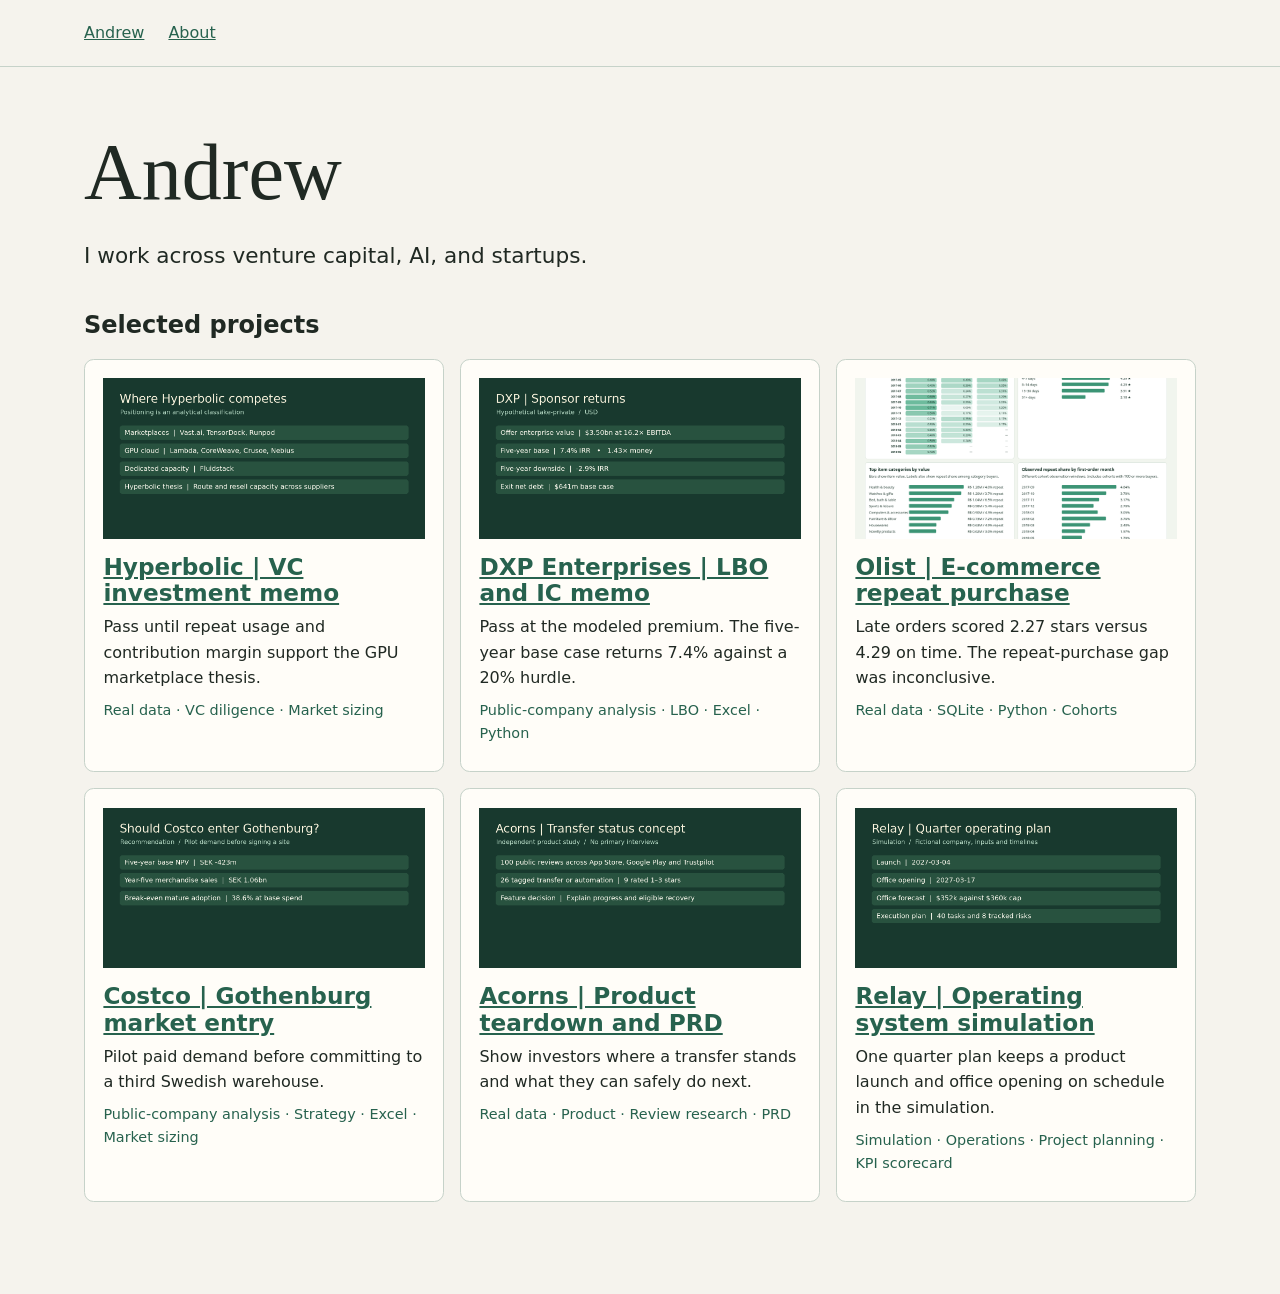
<file: index.html>
<!doctype html><html lang="en"><head><meta charset="utf-8"><meta name="viewport" content="width=device-width,initial-scale=1"><title>Andrew | Portfolio</title><meta name="description" content="Selected work across venture capital, AI, and startups."><meta property="og:title" content="Andrew | Portfolio"><meta property="og:description" content="Selected work across venture capital, AI, and startups."><meta property="og:type" content="website"><meta property="og:image" content="./assets/img/social-preview.png"><link rel="icon" href="./assets/img/favicon.svg"><link rel="stylesheet" href="./assets/css/style.css"></head><body><header><nav aria-label="Primary"><a href="./index.html">Andrew</a><a href="./about.html">About</a></nav></header><main><h1>Andrew</h1><p class="lead">I work across venture capital, AI, and startups.</p><section><h2>Selected projects</h2><div class="grid"><article class="card"><a href="projects/03a-vc-investment-memo/index.html"><img loading="lazy" src="projects/03a-vc-investment-memo/screenshots/overview.png" alt="Hyperbolic | VC investment memo analysis preview"><h2>Hyperbolic | VC investment memo</h2></a><p>Pass until repeat usage and contribution margin support the GPU marketplace thesis.</p><p class="tags">Real data · VC diligence · Market sizing</p></article><article class="card"><a href="projects/03b-lbo-ic-memo/index.html"><img loading="lazy" src="projects/03b-lbo-ic-memo/screenshots/overview.png" alt="DXP Enterprises | LBO and IC memo analysis preview"><h2>DXP Enterprises | LBO and IC memo</h2></a><p>Pass at the modeled premium. The five-year base case returns 7.4% against a 20% hurdle.</p><p class="tags">Public-company analysis · LBO · Excel · Python</p></article><article class="card"><a href="projects/01-ecommerce-repeat-purchase/index.html"><img loading="lazy" src="projects/01-ecommerce-repeat-purchase/screenshots/overview.png" alt="Olist | E-commerce repeat purchase analysis preview"><h2>Olist | E-commerce repeat purchase</h2></a><p>Late orders scored 2.27 stars versus 4.29 on time. The repeat-purchase gap was inconclusive.</p><p class="tags">Real data · SQLite · Python · Cohorts</p></article><article class="card"><a href="projects/02-market-entry-case/index.html"><img loading="lazy" src="projects/02-market-entry-case/screenshots/overview.png" alt="Costco | Gothenburg market entry analysis preview"><h2>Costco | Gothenburg market entry</h2></a><p>Pilot paid demand before committing to a third Swedish warehouse.</p><p class="tags">Public-company analysis · Strategy · Excel · Market sizing</p></article><article class="card"><a href="projects/04-product-teardown-prd/index.html"><img loading="lazy" src="projects/04-product-teardown-prd/screenshots/overview.png" alt="Acorns | Product teardown and PRD analysis preview"><h2>Acorns | Product teardown and PRD</h2></a><p>Show investors where a transfer stands and what they can safely do next.</p><p class="tags">Real data · Product · Review research · PRD</p></article><article class="card"><a href="projects/05-operating-system-simulation/index.html"><img loading="lazy" src="projects/05-operating-system-simulation/screenshots/overview.png" alt="Relay | Operating system simulation analysis preview"><h2>Relay | Operating system simulation</h2></a><p>One quarter plan keeps a product launch and office opening on schedule in the simulation.</p><p class="tags">Simulation · Operations · Project planning · KPI scorecard</p></article></div></section></main><footer></footer></body></html>
</file>
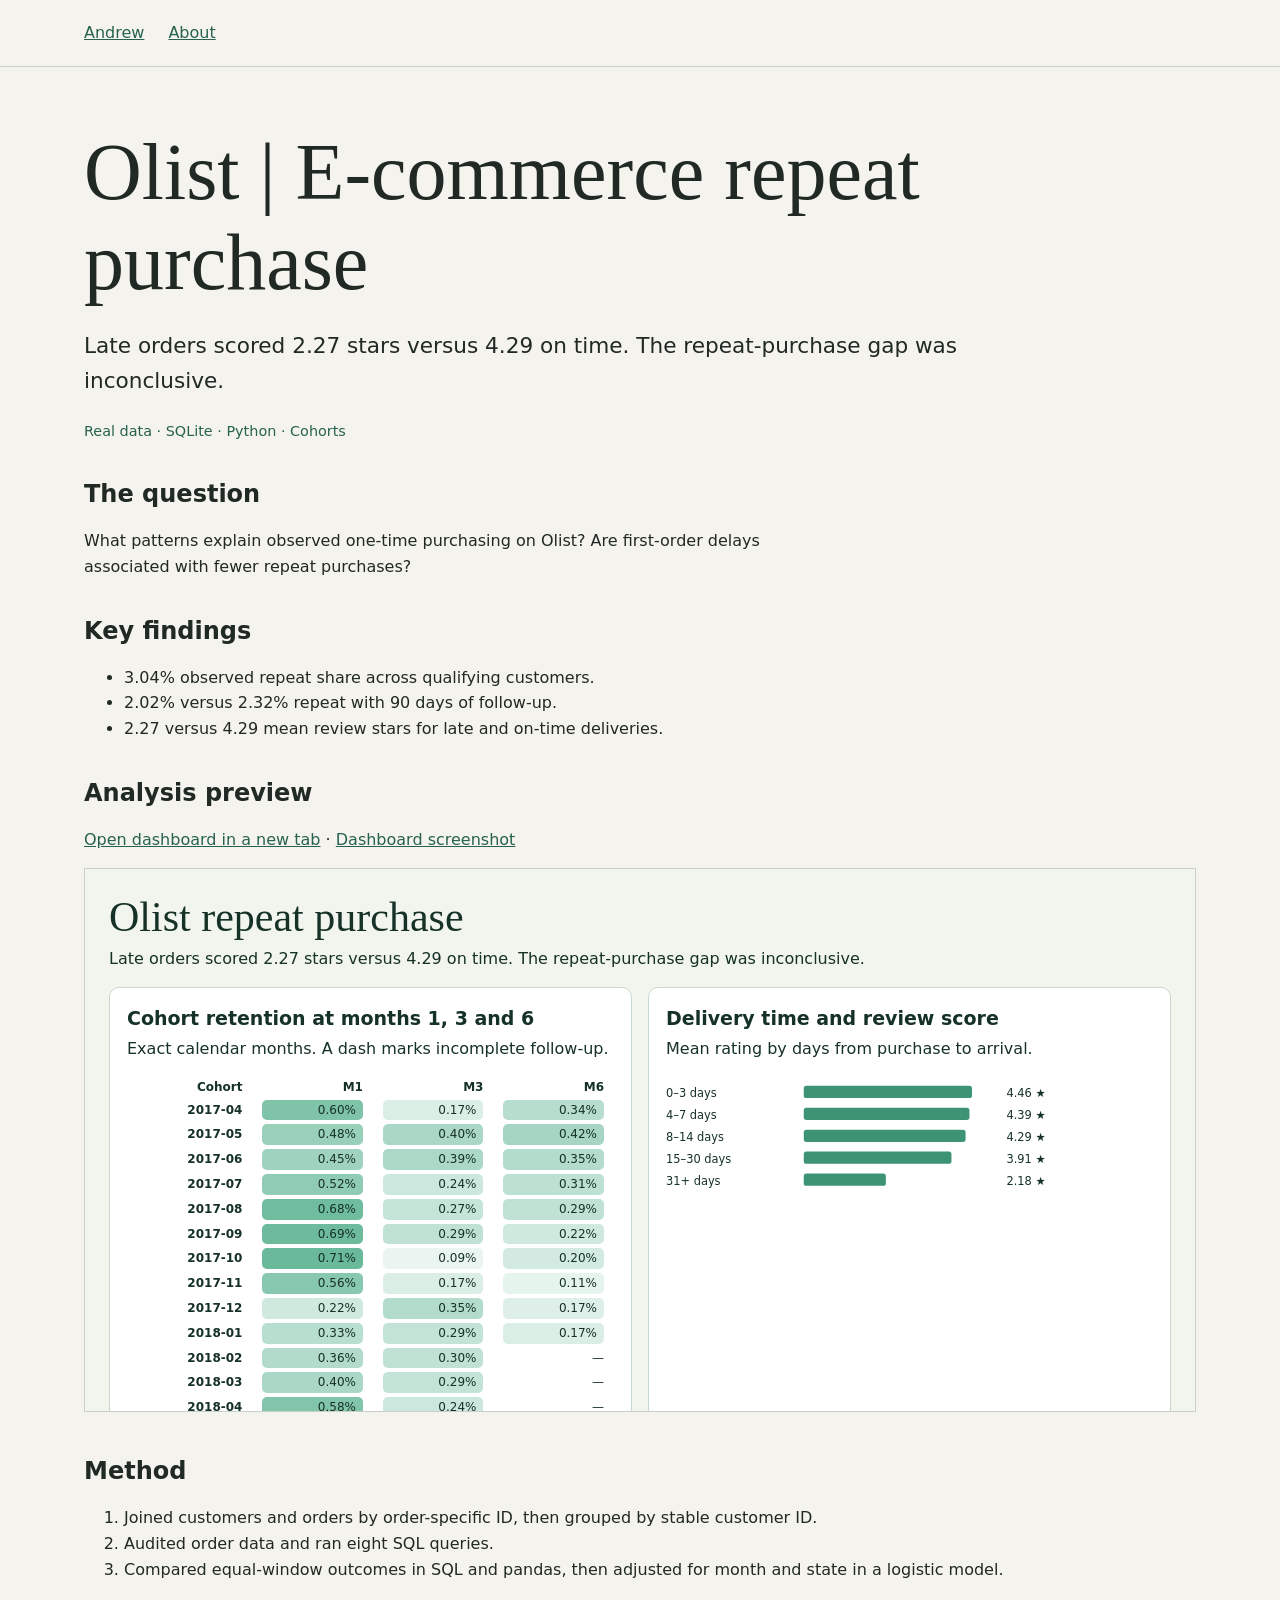
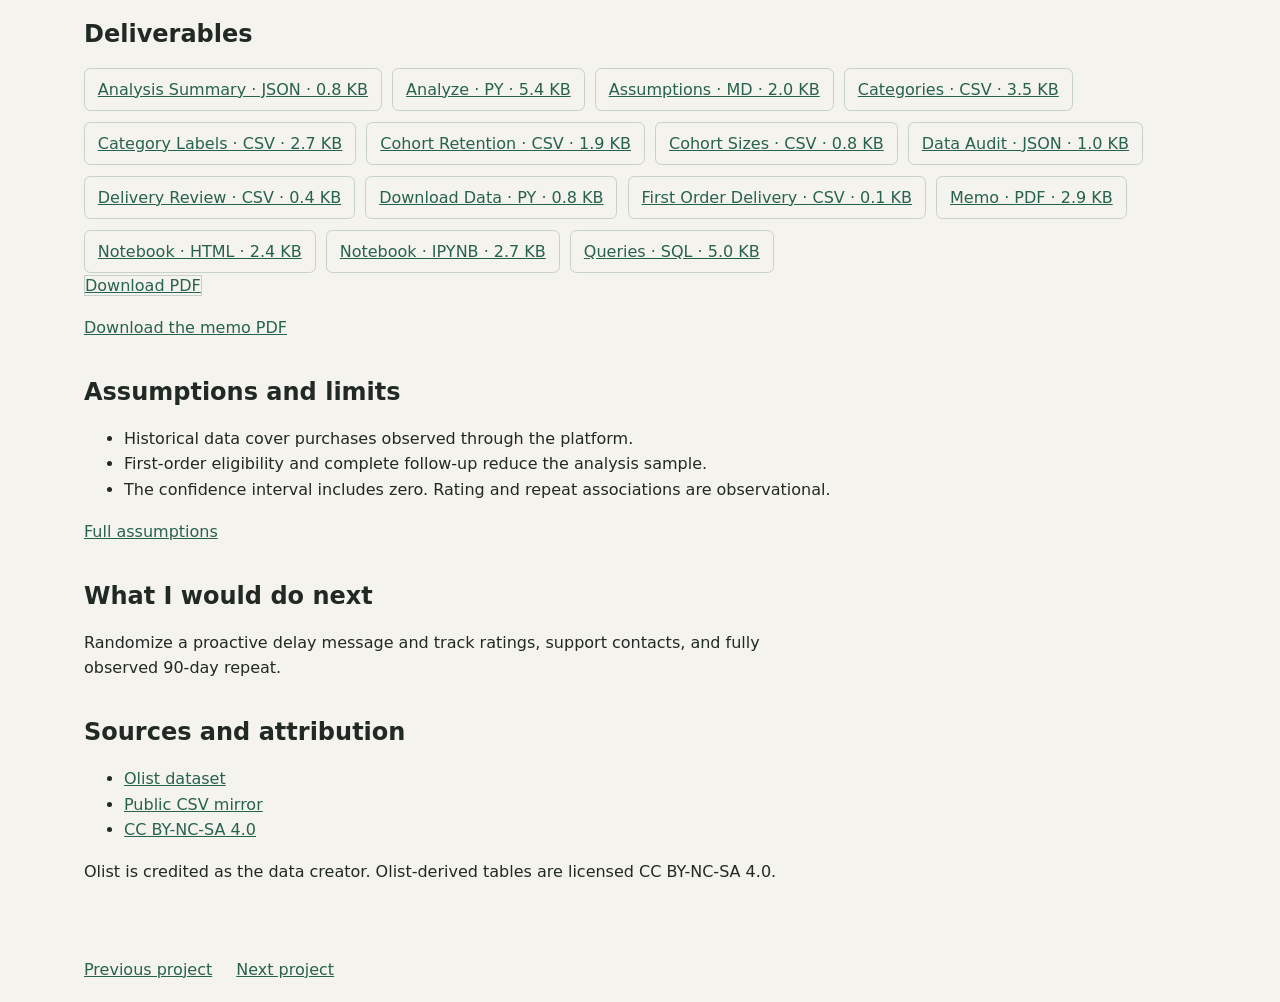
<file: projects/01-ecommerce-repeat-purchase/index.html>
<!doctype html>
<html lang="en"><head><meta charset="utf-8"><meta name="viewport" content="width=device-width,initial-scale=1"><title>Olist | E-commerce repeat purchase | Andrew</title><meta name="description" content="Late orders scored 2.27 stars versus 4.29 on time. The repeat-purchase gap was inconclusive."><meta property="og:title" content="Olist | E-commerce repeat purchase | Andrew"><meta property="og:description" content="Late orders scored 2.27 stars versus 4.29 on time. The repeat-purchase gap was inconclusive."><meta property="og:type" content="website"><meta property="og:image" content="../../assets/img/social-preview.png"><link rel="icon" href="../../assets/img/favicon.svg"><link rel="stylesheet" href="../../assets/css/style.css"></head><body><header><nav aria-label="Primary"><a href="../../index.html">Andrew</a><a href="../../about.html">About</a></nav></header><main><h1>Olist | E-commerce repeat purchase</h1><p class="lead">Late orders scored 2.27 stars versus 4.29 on time. The repeat-purchase gap was inconclusive.</p><p class="tags">Real data · SQLite · Python · Cohorts</p>
<section><h2>The question</h2><p>What patterns explain observed one-time purchasing on Olist? Are first-order delays associated with fewer repeat purchases?</p></section>
<section><h2>Key findings</h2><ul><li>3.04% observed repeat share across qualifying customers.</li><li>2.02% versus 2.32% repeat with 90 days of follow-up.</li><li>2.27 versus 4.29 mean review stars for late and on-time deliveries.</li></ul></section>
<section><h2>Analysis preview</h2><p><a href="dashboard/index.html" target="_blank" rel="noopener">Open dashboard in a new tab</a> · <a href="screenshots/dashboard.png">Dashboard screenshot</a></p><iframe title="Olist repeat purchase dashboard" src="dashboard/index.html" loading="lazy"></iframe></section>
<section><h2>Method</h2><ol><li>Joined customers and orders by order-specific ID, then grouped by stable customer ID.</li><li>Audited order data and ran eight SQL queries.</li><li>Compared equal-window outcomes in SQL and pandas, then adjusted for month and state in a logistic model.</li></ol></section>
<section><h2>Deliverables</h2><div class="downloads"><a href="files/analysis-summary.json" download="">Analysis Summary · JSON · 0.8 KB</a><a href="files/analyze.py" download="">Analyze · PY · 5.4 KB</a><a href="files/assumptions.md" download="">Assumptions · MD · 2.0 KB</a><a href="files/categories.csv" download="">Categories · CSV · 3.5 KB</a><a href="files/category-labels.csv" download="">Category Labels · CSV · 2.7 KB</a><a href="files/cohort-retention.csv" download="">Cohort Retention · CSV · 1.9 KB</a><a href="files/cohort-sizes.csv" download="">Cohort Sizes · CSV · 0.8 KB</a><a href="files/data-audit.json" download="">Data Audit · JSON · 1.0 KB</a><a href="files/delivery-review.csv" download="">Delivery Review · CSV · 0.4 KB</a><a href="files/download_data.py" download="">Download Data · PY · 0.8 KB</a><a href="files/first-order-delivery.csv" download="">First Order Delivery · CSV · 0.1 KB</a><a href="files/memo.pdf" download="">Memo · PDF · 2.9 KB</a><a href="files/notebook.html" download="">Notebook · HTML · 2.4 KB</a><a href="files/notebook.ipynb" download="">Notebook · IPYNB · 2.7 KB</a><a href="files/queries.sql" download="">Queries · SQL · 5.0 KB</a></div><object data="files/memo.pdf" type="application/pdf" aria-label="PDF preview"><a href="files/memo.pdf">Download PDF</a></object><p><a href="files/memo.pdf" download>Download the memo PDF</a></p></section>
<section><h2>Assumptions and limits</h2><ul><li>Historical data cover purchases observed through the platform.</li><li>First-order eligibility and complete follow-up reduce the analysis sample.</li><li>The confidence interval includes zero. Rating and repeat associations are observational.</li></ul> <a href="files/assumptions.md">Full assumptions</a></section>
<section><h2>What I would do next</h2><p>Randomize a proactive delay message and track ratings, support contacts, and fully observed 90-day repeat.</p></section>
<section><h2>Sources and attribution</h2><ul><li><a href="https://www.kaggle.com/datasets/olistbr/brazilian-ecommerce" target="_blank" rel="noopener">Olist dataset</a></li><li><a href="https://github.com/alexcj10/olist-ecommerce-analytics/tree/main/data" target="_blank" rel="noopener">Public CSV mirror</a></li><li><a href="https://creativecommons.org/licenses/by-nc-sa/4.0/" target="_blank" rel="noopener">CC BY-NC-SA 4.0</a></li></ul><p>Olist is credited as the data creator. Olist-derived tables are licensed CC BY-NC-SA 4.0.</p></section>
</main><footer><a href="../03b-lbo-ic-memo/index.html">Previous project</a><a href="../02-market-entry-case/index.html">Next project</a></footer></body></html>
</file>
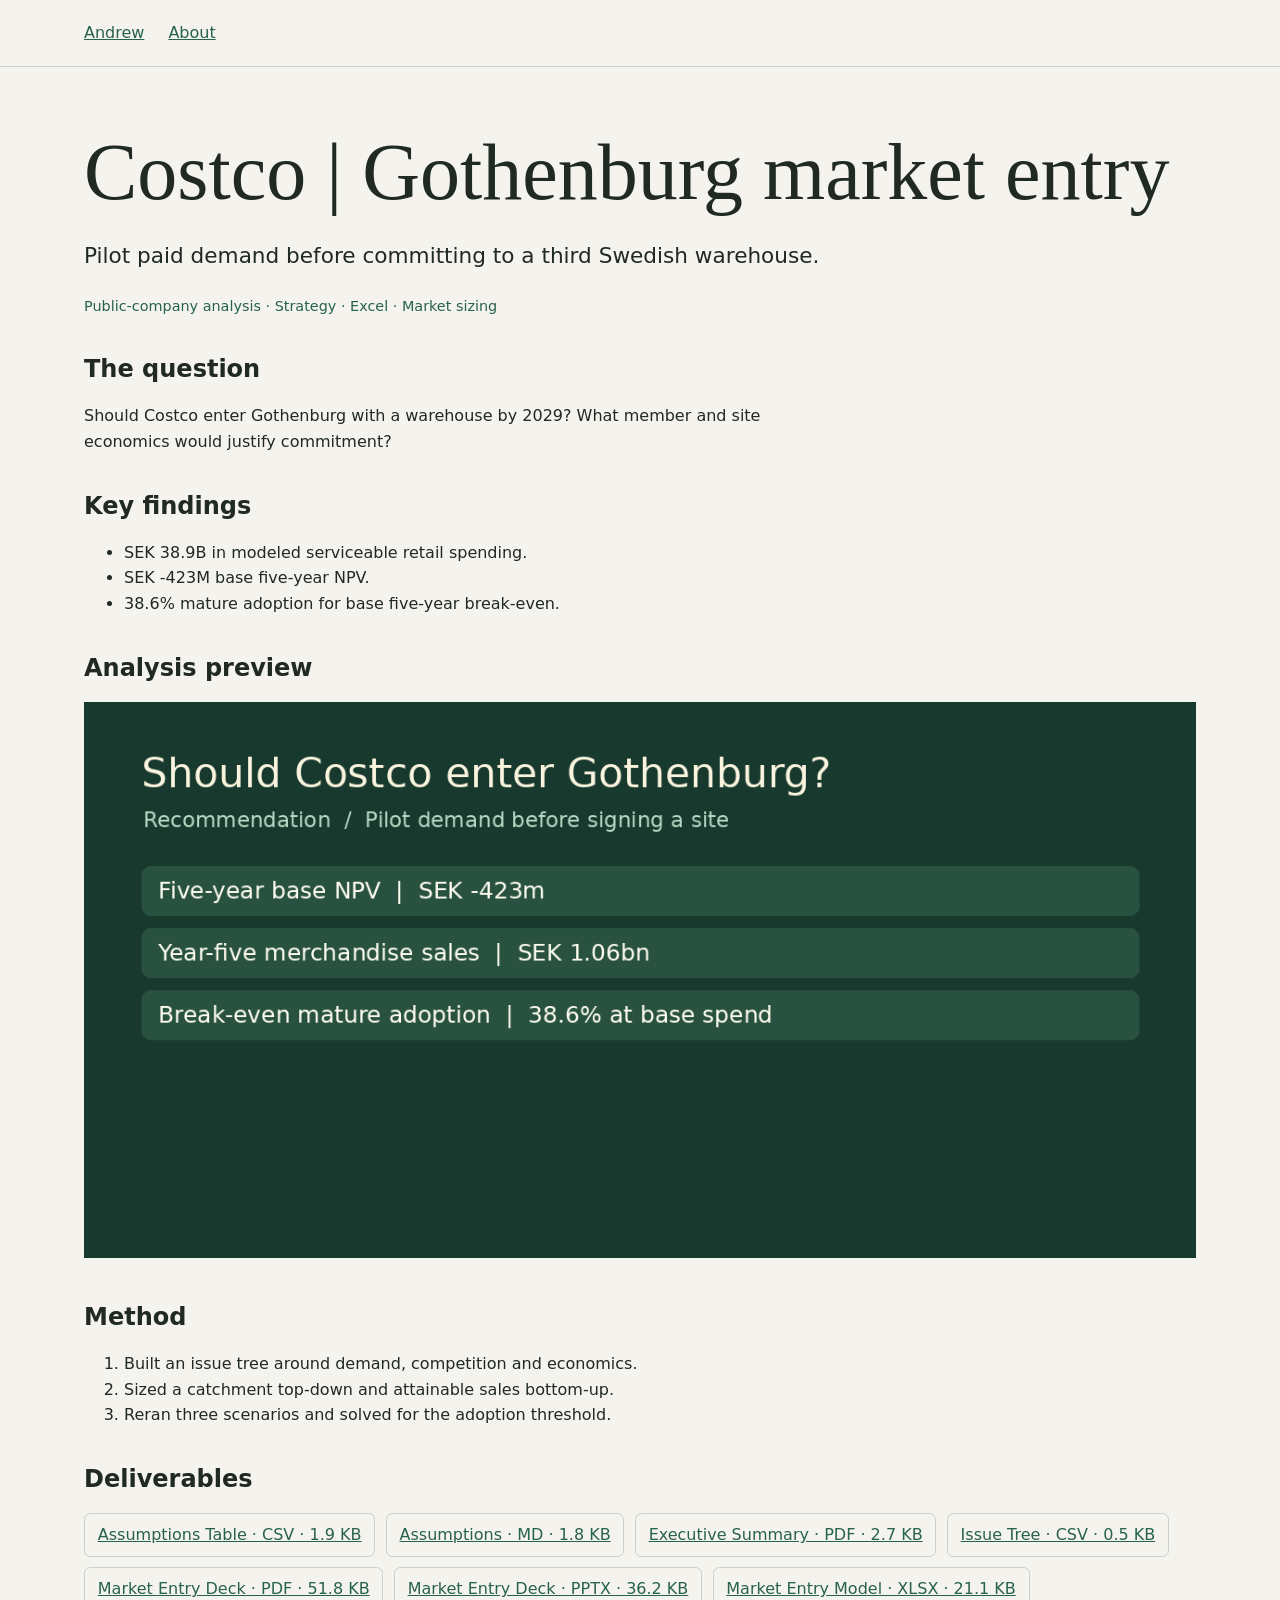
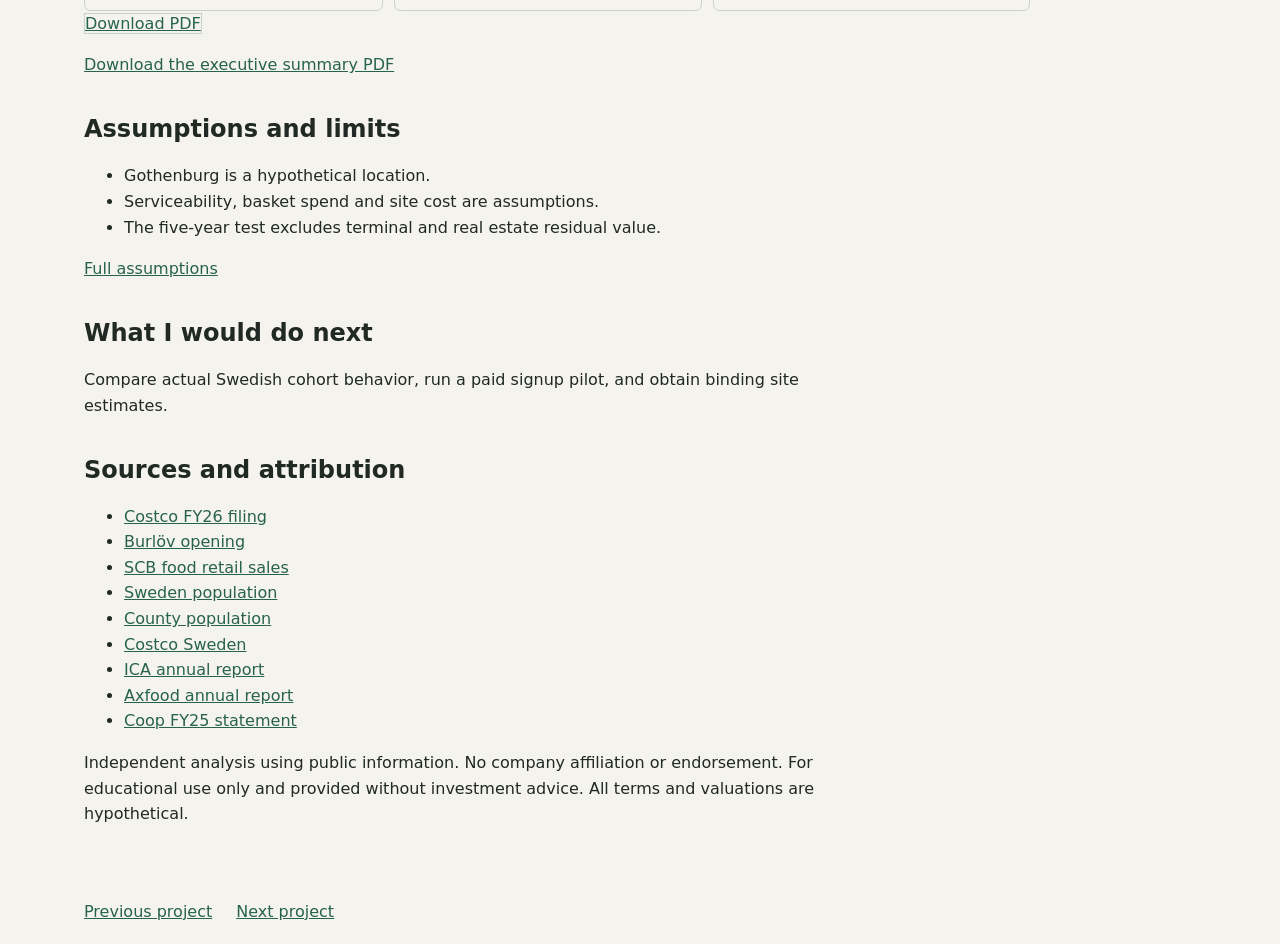
<file: projects/02-market-entry-case/index.html>
<!doctype html>
<html lang="en"><head><meta charset="utf-8"><meta name="viewport" content="width=device-width,initial-scale=1"><title>Costco | Gothenburg market entry | Andrew</title><meta name="description" content="Pilot paid demand before committing to a third Swedish warehouse."><meta property="og:title" content="Costco | Gothenburg market entry | Andrew"><meta property="og:description" content="Pilot paid demand before committing to a third Swedish warehouse."><meta property="og:type" content="website"><meta property="og:image" content="../../assets/img/social-preview.png"><link rel="icon" href="../../assets/img/favicon.svg"><link rel="stylesheet" href="../../assets/css/style.css"></head><body><header><nav aria-label="Primary"><a href="../../index.html">Andrew</a><a href="../../about.html">About</a></nav></header><main><h1>Costco | Gothenburg market entry</h1><p class="lead">Pilot paid demand before committing to a third Swedish warehouse.</p><p class="tags">Public-company analysis · Strategy · Excel · Market sizing</p>
<section><h2>The question</h2><p>Should Costco enter Gothenburg with a warehouse by 2029? What member and site economics would justify commitment?</p></section>
<section><h2>Key findings</h2><ul><li>SEK 38.9B in modeled serviceable retail spending.</li><li>SEK -423M base five-year NPV.</li><li>38.6% mature adoption for base five-year break-even.</li></ul></section>
<section><h2>Analysis preview</h2><img src="screenshots/overview.png" alt="Costco | Gothenburg market entry overview"></section>
<section><h2>Method</h2><ol><li>Built an issue tree around demand, competition and economics.</li><li>Sized a catchment top-down and attainable sales bottom-up.</li><li>Reran three scenarios and solved for the adoption threshold.</li></ol></section>
<section><h2>Deliverables</h2><div class="downloads"><a href="files/assumptions-table.csv" download="">Assumptions Table · CSV · 1.9 KB</a><a href="files/assumptions.md" download="">Assumptions · MD · 1.8 KB</a><a href="files/executive-summary.pdf" download="">Executive Summary · PDF · 2.7 KB</a><a href="files/issue-tree.csv" download="">Issue Tree · CSV · 0.5 KB</a><a href="files/market-entry-deck.pdf" download="">Market Entry Deck · PDF · 51.8 KB</a><a href="files/market-entry-deck.pptx" download="">Market Entry Deck · PPTX · 36.2 KB</a><a href="files/market-entry-model.xlsx" download="">Market Entry Model · XLSX · 21.1 KB</a></div><object data="files/executive-summary.pdf" type="application/pdf" aria-label="PDF preview"><a href="files/executive-summary.pdf">Download PDF</a></object><p><a href="files/executive-summary.pdf" download>Download the executive summary PDF</a></p></section>
<section><h2>Assumptions and limits</h2><ul><li>Gothenburg is a hypothetical location.</li><li>Serviceability, basket spend and site cost are assumptions.</li><li>The five-year test excludes terminal and real estate residual value.</li></ul> <a href="files/assumptions.md">Full assumptions</a></section>
<section><h2>What I would do next</h2><p>Compare actual Swedish cohort behavior, run a paid signup pilot, and obtain binding site estimates.</p></section>
<section><h2>Sources and attribution</h2><ul><li><a href="https://www.sec.gov/Archives/edgar/data/909832/000090983226000093/cost-20260830.htm" target="_blank" rel="noopener">Costco FY26 filing</a></li><li><a href="https://www.svt.se/nyheter/lokalt/skane/amerikanska-lagprisjatten-costco-satsar-i-skane-trots-miljonforluster" target="_blank" rel="noopener">Burlöv opening</a></li><li><a href="https://www.scb.se/en/finding-statistics/statistics-by-subject-area/business-activities-and-foreign-trade/business-production-sales-and-finances/food-sales/pong/statistical-news/food-sales-2025/" target="_blank" rel="noopener">SCB food retail sales</a></li><li><a href="https://www.scb.se/en/finding-statistics/statistics-by-subject-area/population-and-living-conditions/population-composition-and-development/population-statistics/pong/tables-and-graphs/swedens-population-in-summary-1960-2025-corrected-2026-06-18/" target="_blank" rel="noopener">Sweden population</a></li><li><a href="https://www.scb.se/hitta-statistik/sverige-i-siffror/manniskorna-i-sverige/befolkningstathet-i-sverige/" target="_blank" rel="noopener">County population</a></li><li><a href="https://www.costco.se/" target="_blank" rel="noopener">Costco Sweden</a></li><li><a href="https://www.icagruppen.se/globalassets/3.-investerare/3.-rapporter/arkiv---finansiellt/engelska/2026/02.-annual-report-2025/260220-icagruppen-annual-report-2025.pdf" target="_blank" rel="noopener">ICA annual report</a></li><li><a href="https://www.axfood.com/investors/reports-and-presentations/annual-and-sustainability-report-20252/" target="_blank" rel="noopener">Axfood annual report</a></li><li><a href="https://pressrum.coop.se/?p=10015" target="_blank" rel="noopener">Coop FY25 statement</a></li></ul><p>Independent analysis using public information. No company affiliation or endorsement. For educational use only and provided without investment advice. All terms and valuations are hypothetical.</p></section>
</main><footer><a href="../01-ecommerce-repeat-purchase/index.html">Previous project</a><a href="../04-product-teardown-prd/index.html">Next project</a></footer></body></html>
</file>
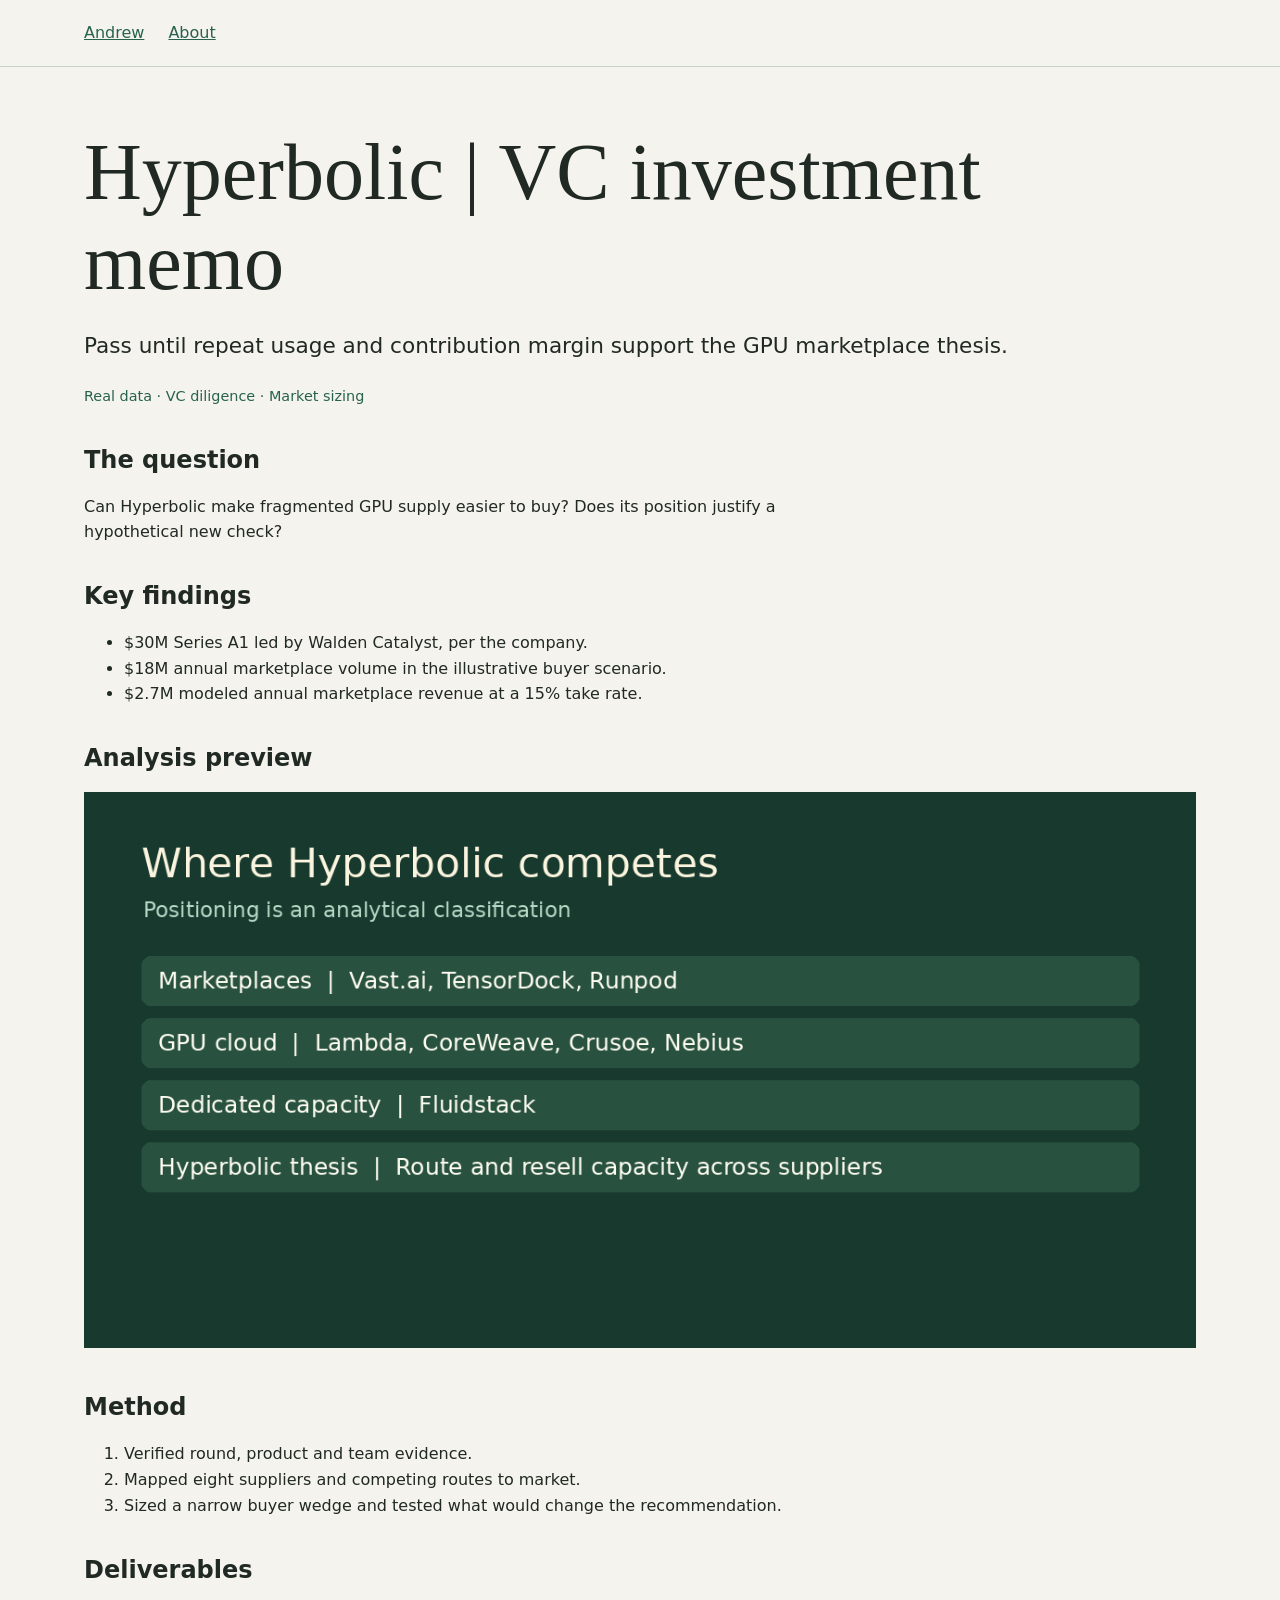
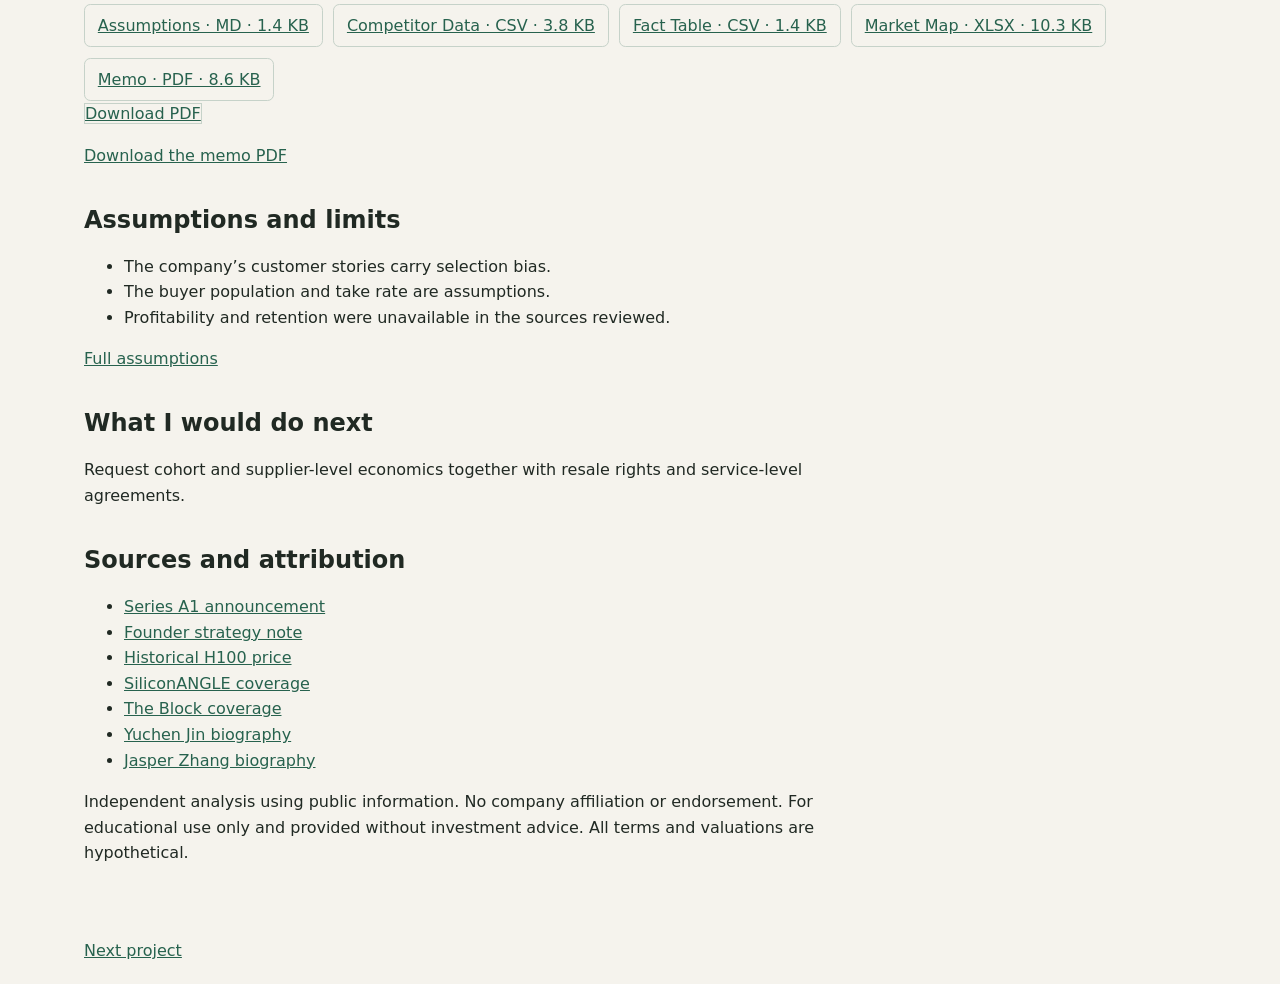
<file: projects/03a-vc-investment-memo/index.html>
<!doctype html>
<html lang="en"><head><meta charset="utf-8"><meta name="viewport" content="width=device-width,initial-scale=1"><title>Hyperbolic | VC investment memo | Andrew</title><meta name="description" content="Pass until repeat usage and contribution margin support the GPU marketplace thesis."><meta property="og:title" content="Hyperbolic | VC investment memo | Andrew"><meta property="og:description" content="Pass until repeat usage and contribution margin support the GPU marketplace thesis."><meta property="og:type" content="website"><meta property="og:image" content="../../assets/img/social-preview.png"><link rel="icon" href="../../assets/img/favicon.svg"><link rel="stylesheet" href="../../assets/css/style.css"></head><body><header><nav aria-label="Primary"><a href="../../index.html">Andrew</a><a href="../../about.html">About</a></nav></header><main><h1>Hyperbolic | VC investment memo</h1><p class="lead">Pass until repeat usage and contribution margin support the GPU marketplace thesis.</p><p class="tags">Real data · VC diligence · Market sizing</p>
<section><h2>The question</h2><p>Can Hyperbolic make fragmented GPU supply easier to buy? Does its position justify a hypothetical new check?</p></section>
<section><h2>Key findings</h2><ul><li>$30M Series A1 led by Walden Catalyst, per the company.</li><li>$18M annual marketplace volume in the illustrative buyer scenario.</li><li>$2.7M modeled annual marketplace revenue at a 15% take rate.</li></ul></section>
<section><h2>Analysis preview</h2><img src="screenshots/overview.png" alt="Hyperbolic | VC investment memo overview"></section>
<section><h2>Method</h2><ol><li>Verified round, product and team evidence.</li><li>Mapped eight suppliers and competing routes to market.</li><li>Sized a narrow buyer wedge and tested what would change the recommendation.</li></ol></section>
<section><h2>Deliverables</h2><div class="downloads"><a href="files/assumptions.md" download="">Assumptions · MD · 1.4 KB</a><a href="files/competitor-data.csv" download="">Competitor Data · CSV · 3.8 KB</a><a href="files/fact-table.csv" download="">Fact Table · CSV · 1.4 KB</a><a href="files/market-map.xlsx" download="">Market Map · XLSX · 10.3 KB</a><a href="files/memo.pdf" download="">Memo · PDF · 8.6 KB</a></div><object data="files/memo.pdf" type="application/pdf" aria-label="PDF preview"><a href="files/memo.pdf">Download PDF</a></object><p><a href="files/memo.pdf" download>Download the memo PDF</a></p></section>
<section><h2>Assumptions and limits</h2><ul><li>The company’s customer stories carry selection bias.</li><li>The buyer population and take rate are assumptions.</li><li>Profitability and retention were unavailable in the sources reviewed.</li></ul> <a href="files/assumptions.md">Full assumptions</a></section>
<section><h2>What I would do next</h2><p>Request cohort and supplier-level economics together with resale rights and service-level agreements.</p></section>
<section><h2>Sources and attribution</h2><ul><li><a href="https://www.hyperbolic.ai/blog/a1-funding" target="_blank" rel="noopener">Series A1 announcement</a></li><li><a href="https://www.hyperbolic.ai/blog/hyperbolic-next-chapter" target="_blank" rel="noopener">Founder strategy note</a></li><li><a href="https://www.hyperbolic.ai/blog/gpu-drop-96-h100s" target="_blank" rel="noopener">Historical H100 price</a></li><li><a href="https://siliconangle.com/2024/12/10/hyperbolic-launches-cloud-hosted-gpu-marketplace-raising-12m-funding/" target="_blank" rel="noopener">SiliconANGLE coverage</a></li><li><a href="https://www.theblock.co/news/deals/2024-07-30-web3-ai-firm-hyperbolic-raises-7-million-in-seed-funding-308169" target="_blank" rel="noopener">The Block coverage</a></li><li><a href="https://yuchenjin.github.io/" target="_blank" rel="noopener">Yuchen Jin biography</a></li><li><a href="https://github-main-preview.ai.engineer/speakers/dr-jasper-zhang" target="_blank" rel="noopener">Jasper Zhang biography</a></li></ul><p>Independent analysis using public information. No company affiliation or endorsement. For educational use only and provided without investment advice. All terms and valuations are hypothetical.</p></section>
</main><footer><a href="../03b-lbo-ic-memo/index.html">Next project</a></footer></body></html>
</file>
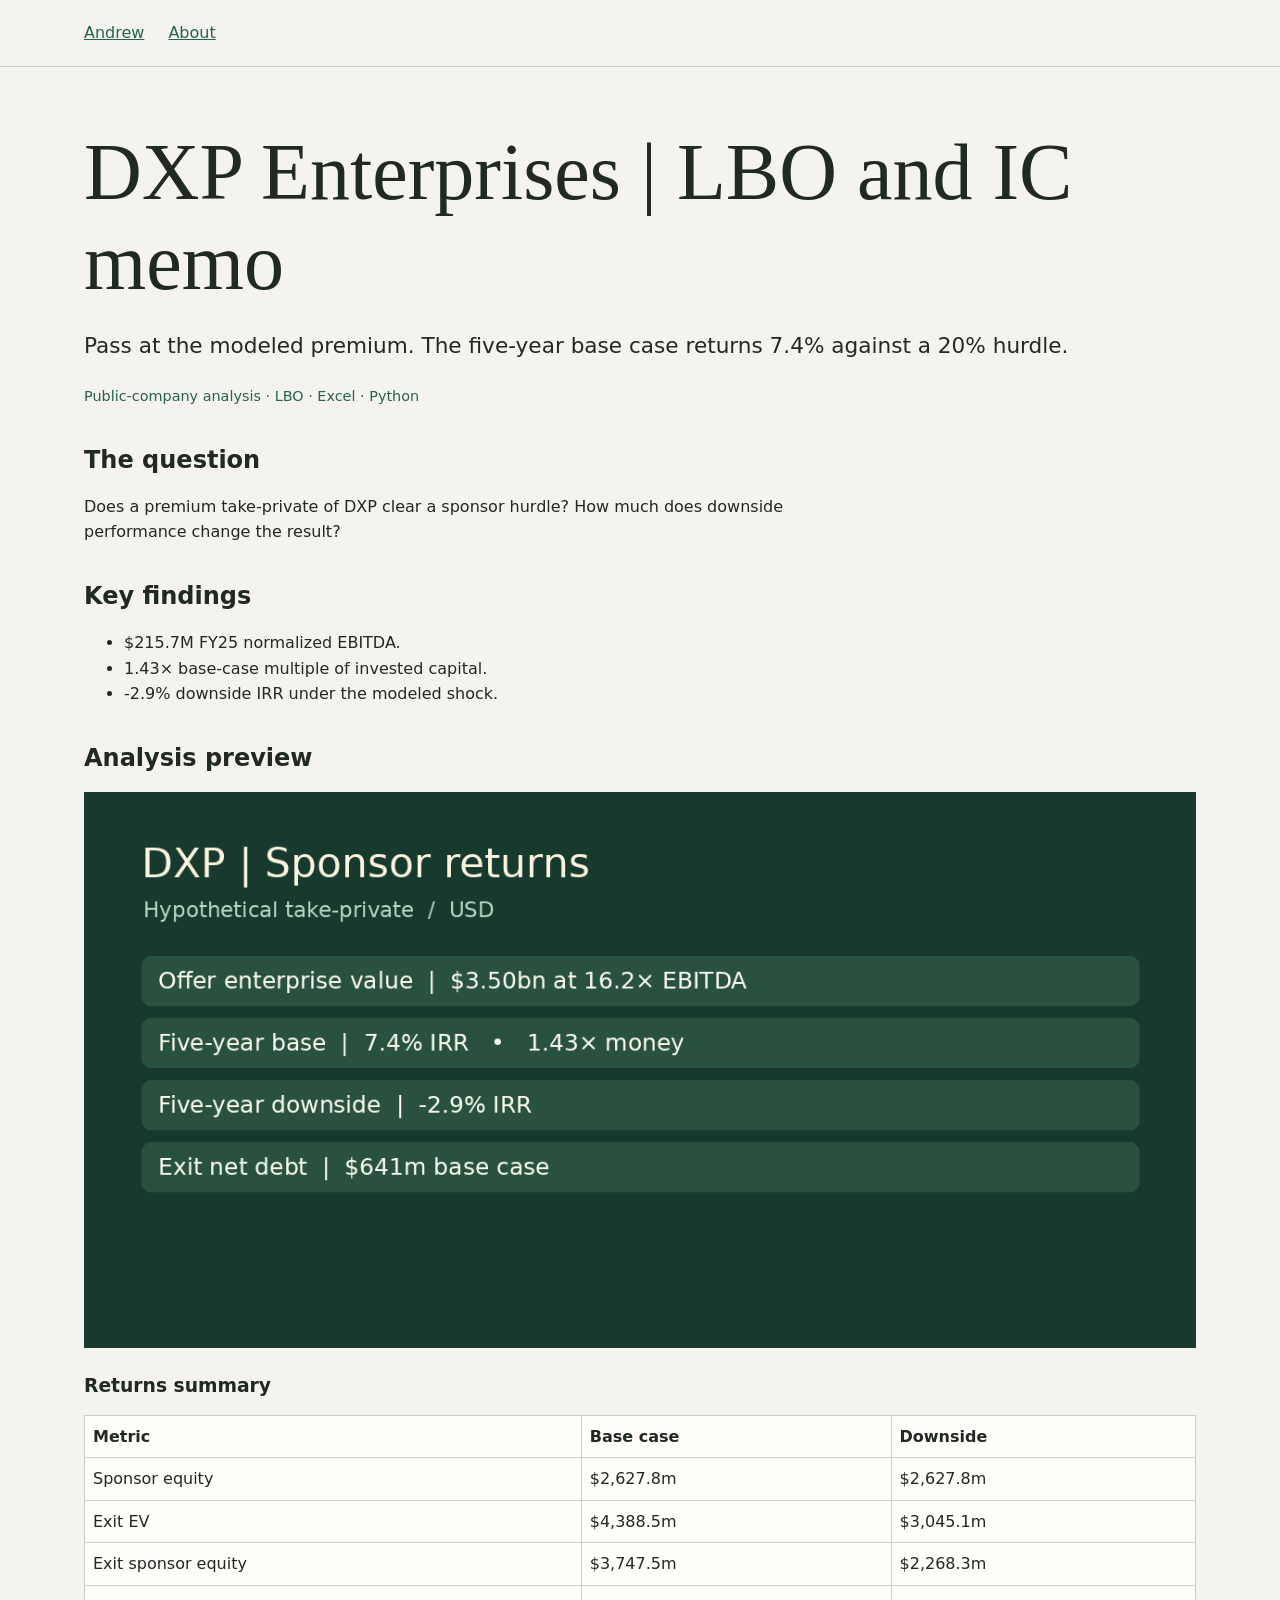
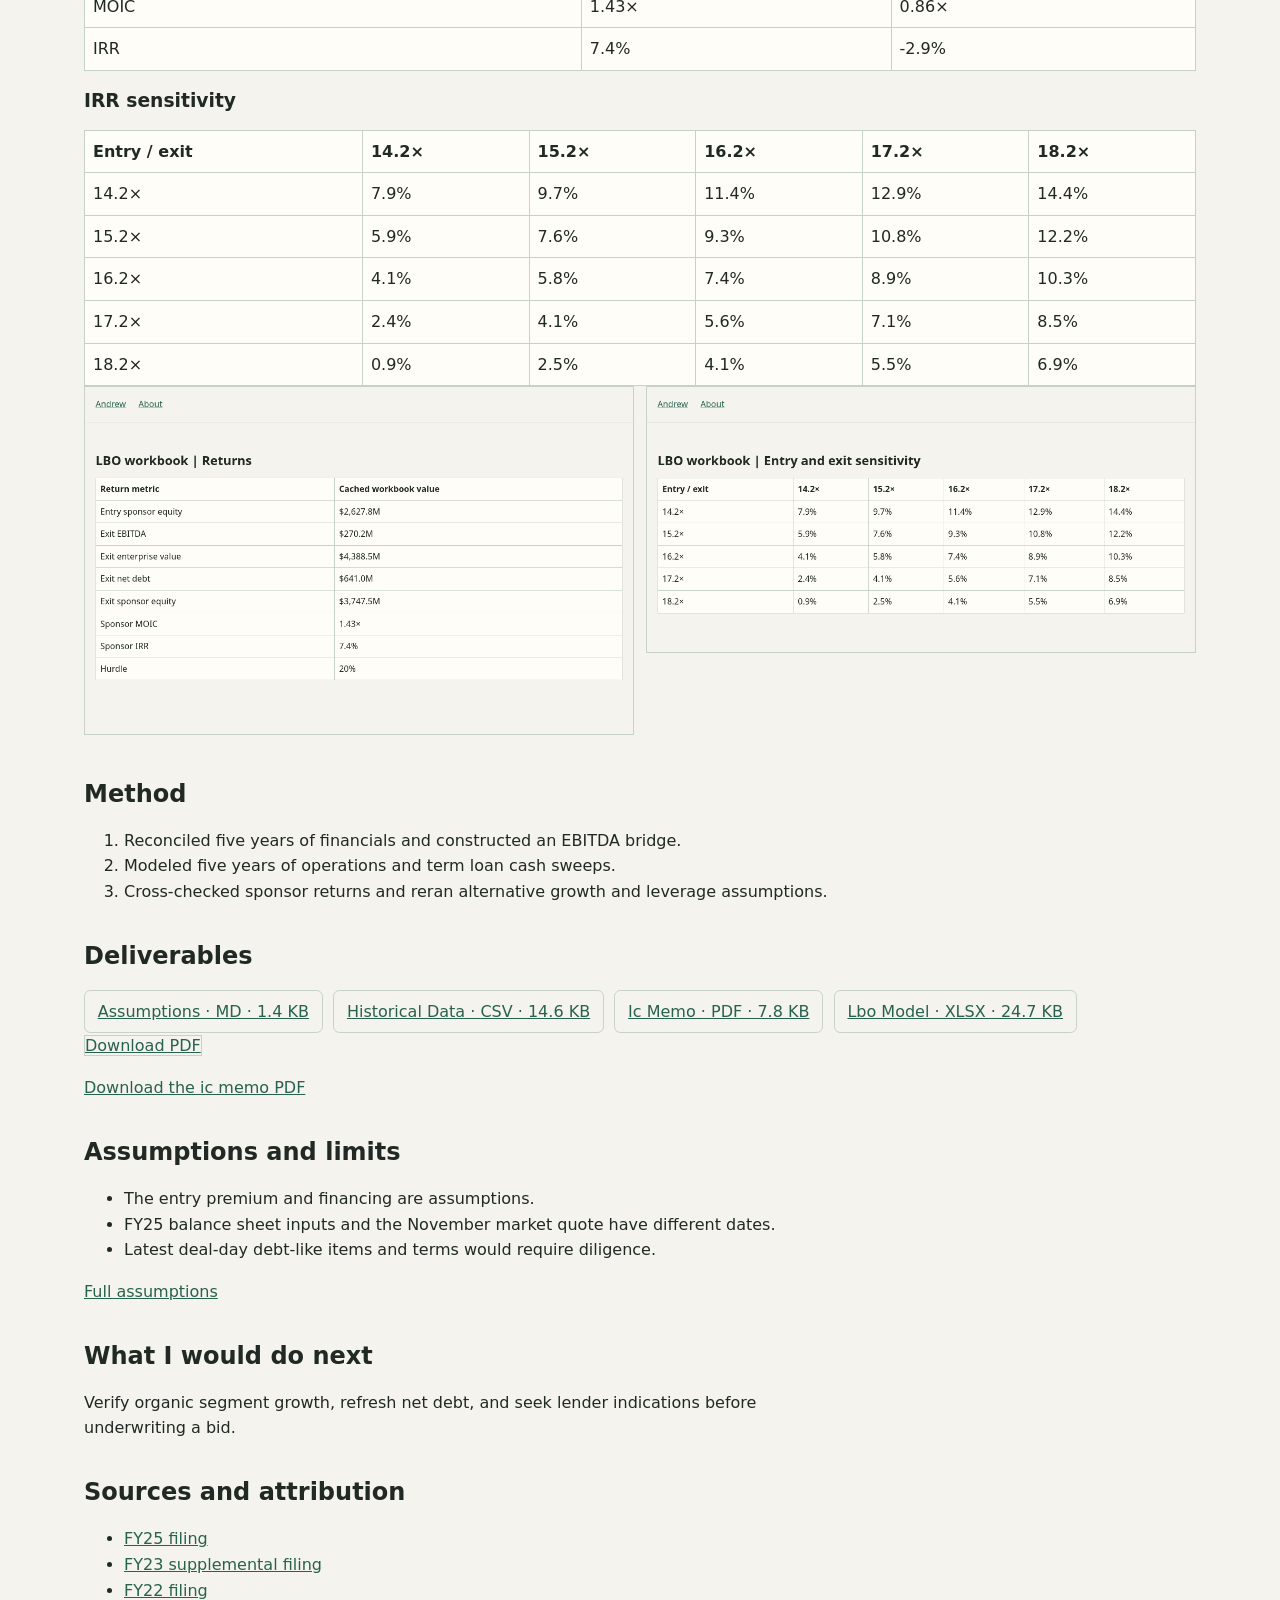
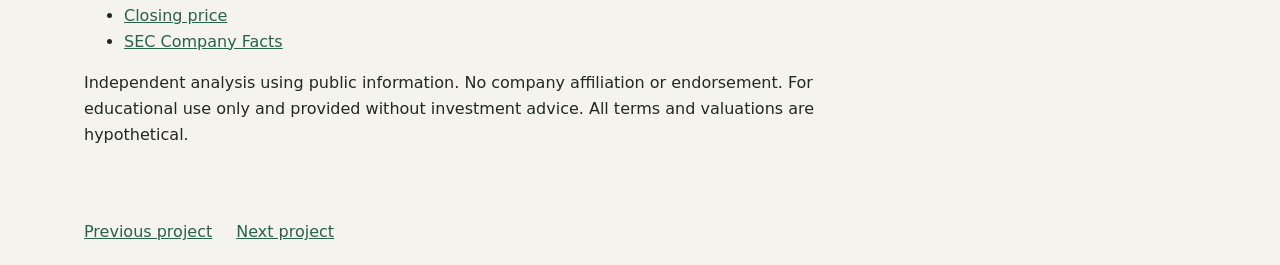
<file: projects/03b-lbo-ic-memo/index.html>
<!doctype html>
<html lang="en"><head><meta charset="utf-8"><meta name="viewport" content="width=device-width,initial-scale=1"><title>DXP Enterprises | LBO and IC memo | Andrew</title><meta name="description" content="Pass at the modeled premium. The five-year base case returns 7.4% against a 20% hurdle."><meta property="og:title" content="DXP Enterprises | LBO and IC memo | Andrew"><meta property="og:description" content="Pass at the modeled premium. The five-year base case returns 7.4% against a 20% hurdle."><meta property="og:type" content="website"><meta property="og:image" content="../../assets/img/social-preview.png"><link rel="icon" href="../../assets/img/favicon.svg"><link rel="stylesheet" href="../../assets/css/style.css"></head><body><header><nav aria-label="Primary"><a href="../../index.html">Andrew</a><a href="../../about.html">About</a></nav></header><main><h1>DXP Enterprises | LBO and IC memo</h1><p class="lead">Pass at the modeled premium. The five-year base case returns 7.4% against a 20% hurdle.</p><p class="tags">Public-company analysis · LBO · Excel · Python</p>
<section><h2>The question</h2><p>Does a premium take-private of DXP clear a sponsor hurdle? How much does downside performance change the result?</p></section>
<section><h2>Key findings</h2><ul><li>$215.7M FY25 normalized EBITDA.</li><li>1.43× base-case multiple of invested capital.</li><li>-2.9% downside IRR under the modeled shock.</li></ul></section>
<section><h2>Analysis preview</h2><img src="screenshots/overview.png" alt="DXP Enterprises | LBO and IC memo overview"><h3>Returns summary</h3><div class="scroll"><table><thead><tr><th scope="col">Metric</th><th scope="col">Base case</th><th scope="col">Downside</th></tr></thead><tbody><tr><td>Sponsor equity</td><td>$2,627.8m</td><td>$2,627.8m</td></tr><tr><td>Exit EV</td><td>$4,388.5m</td><td>$3,045.1m</td></tr><tr><td>Exit sponsor equity</td><td>$3,747.5m</td><td>$2,268.3m</td></tr><tr><td>MOIC</td><td>1.43×</td><td>0.86×</td></tr><tr><td>IRR</td><td>7.4%</td><td>-2.9%</td></tr></tbody></table></div><h3>IRR sensitivity</h3><div class="scroll"><table><thead><tr><th scope="col">Entry / exit</th><th scope="col">14.2×</th><th scope="col">15.2×</th><th scope="col">16.2×</th><th scope="col">17.2×</th><th scope="col">18.2×</th></tr></thead><tbody><tr><td>14.2×</td><td>7.9%</td><td>9.7%</td><td>11.4%</td><td>12.9%</td><td>14.4%</td></tr><tr><td>15.2×</td><td>5.9%</td><td>7.6%</td><td>9.3%</td><td>10.8%</td><td>12.2%</td></tr><tr><td>16.2×</td><td>4.1%</td><td>5.8%</td><td>7.4%</td><td>8.9%</td><td>10.3%</td></tr><tr><td>17.2×</td><td>2.4%</td><td>4.1%</td><td>5.6%</td><td>7.1%</td><td>8.5%</td></tr><tr><td>18.2×</td><td>0.9%</td><td>2.5%</td><td>4.1%</td><td>5.5%</td><td>6.9%</td></tr></tbody></table></div><div class="model-tabs"><a href="screenshots/returns-tab.png"><img src="screenshots/returns-tab.png" alt="Recalculated LBO Returns tab"></a><a href="screenshots/sensitivities-tab.png"><img src="screenshots/sensitivities-tab.png" alt="Recalculated LBO sensitivity tab"></a></div></section>
<section><h2>Method</h2><ol><li>Reconciled five years of financials and constructed an EBITDA bridge.</li><li>Modeled five years of operations and term loan cash sweeps.</li><li>Cross-checked sponsor returns and reran alternative growth and leverage assumptions.</li></ol></section>
<section><h2>Deliverables</h2><div class="downloads"><a href="files/assumptions.md" download="">Assumptions · MD · 1.4 KB</a><a href="files/historical-data.csv" download="">Historical Data · CSV · 14.6 KB</a><a href="files/ic-memo.pdf" download="">Ic Memo · PDF · 7.8 KB</a><a href="files/lbo-model.xlsx" download="">Lbo Model · XLSX · 24.7 KB</a></div><object data="files/ic-memo.pdf" type="application/pdf" aria-label="PDF preview"><a href="files/ic-memo.pdf">Download PDF</a></object><p><a href="files/ic-memo.pdf" download>Download the ic memo PDF</a></p></section>
<section><h2>Assumptions and limits</h2><ul><li>The entry premium and financing are assumptions.</li><li>FY25 balance sheet inputs and the November market quote have different dates.</li><li>Latest deal-day debt-like items and terms would require diligence.</li></ul> <a href="files/assumptions.md">Full assumptions</a></section>
<section><h2>What I would do next</h2><p>Verify organic segment growth, refresh net debt, and seek lender indications before underwriting a bid.</p></section>
<section><h2>Sources and attribution</h2><ul><li><a href="https://www.sec.gov/Archives/edgar/data/1020710/000162828026012382/dxpe-20251231.htm" target="_blank" rel="noopener">FY25 filing</a></li><li><a href="https://www.sec.gov/Archives/edgar/data/1020710/000102071024000026/dxpe-20231231.htm" target="_blank" rel="noopener">FY23 supplemental filing</a></li><li><a href="https://www.sec.gov/Archives/edgar/data/1020710/000102071023000044/dxpe-20221231.htm" target="_blank" rel="noopener">FY22 filing</a></li><li><a href="https://stockanalysis.com/stocks/dxpe/" target="_blank" rel="noopener">Closing price</a></li><li><a href="https://data.sec.gov/api/xbrl/companyfacts/CIK0001020710.json" target="_blank" rel="noopener">SEC Company Facts</a></li></ul><p>Independent analysis using public information. No company affiliation or endorsement. For educational use only and provided without investment advice. All terms and valuations are hypothetical.</p></section>
</main><footer><a href="../03a-vc-investment-memo/index.html">Previous project</a><a href="../01-ecommerce-repeat-purchase/index.html">Next project</a></footer></body></html>
</file>
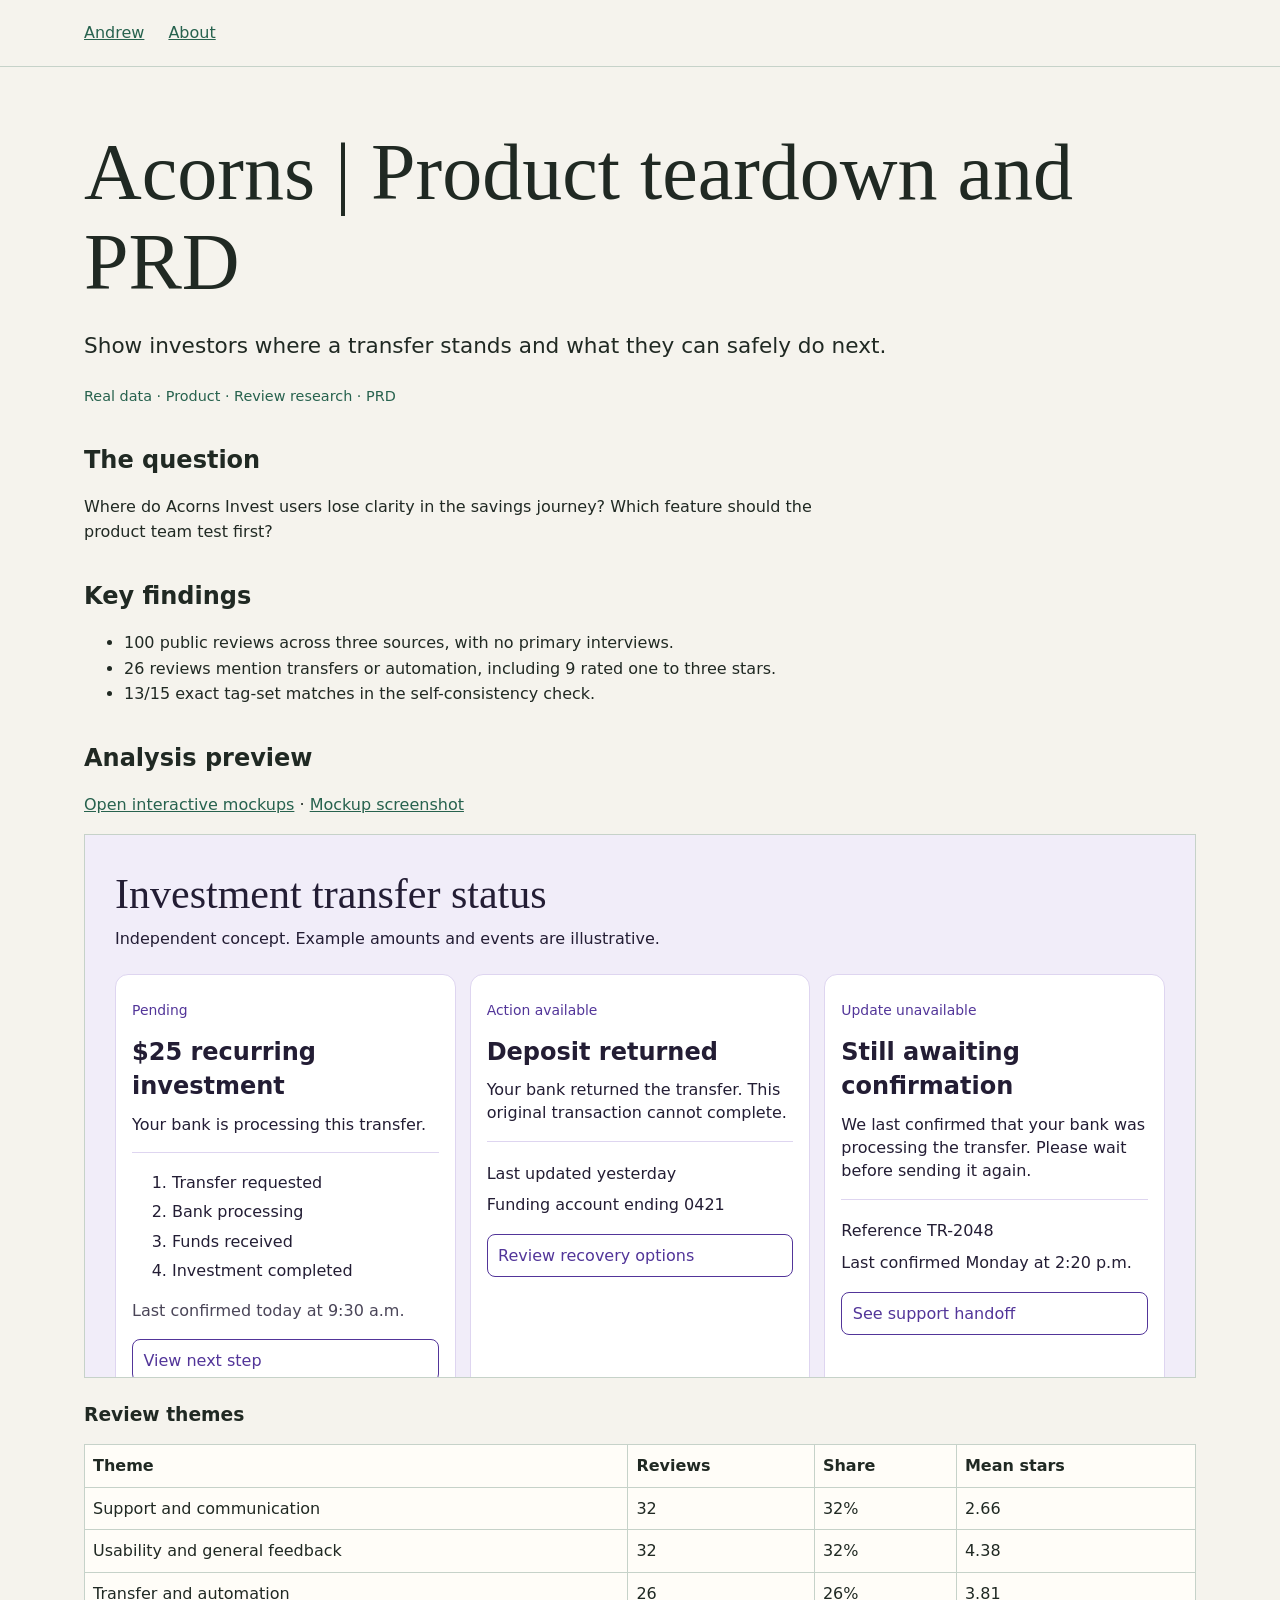
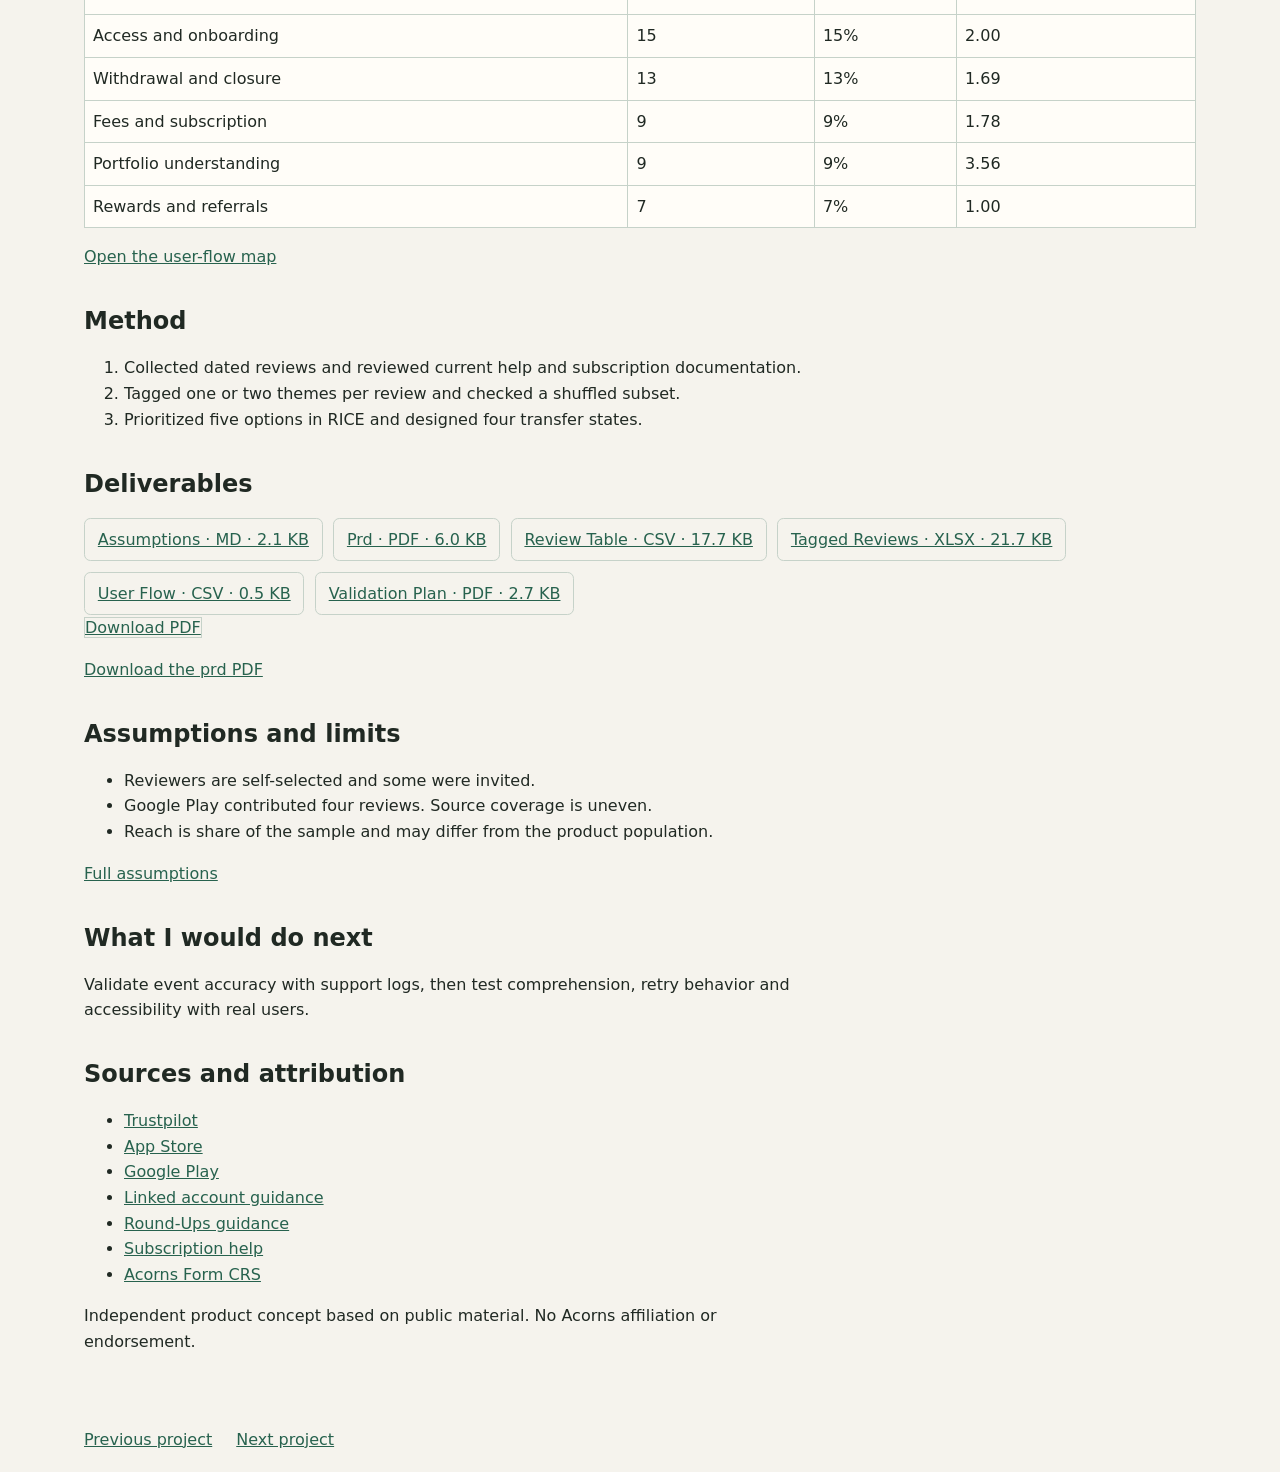
<file: projects/04-product-teardown-prd/index.html>
<!doctype html>
<html lang="en"><head><meta charset="utf-8"><meta name="viewport" content="width=device-width,initial-scale=1"><title>Acorns | Product teardown and PRD | Andrew</title><meta name="description" content="Show investors where a transfer stands and what they can safely do next."><meta property="og:title" content="Acorns | Product teardown and PRD | Andrew"><meta property="og:description" content="Show investors where a transfer stands and what they can safely do next."><meta property="og:type" content="website"><meta property="og:image" content="../../assets/img/social-preview.png"><link rel="icon" href="../../assets/img/favicon.svg"><link rel="stylesheet" href="../../assets/css/style.css"></head><body><header><nav aria-label="Primary"><a href="../../index.html">Andrew</a><a href="../../about.html">About</a></nav></header><main><h1>Acorns | Product teardown and PRD</h1><p class="lead">Show investors where a transfer stands and what they can safely do next.</p><p class="tags">Real data · Product · Review research · PRD</p>
<section><h2>The question</h2><p>Where do Acorns Invest users lose clarity in the savings journey? Which feature should the product team test first?</p></section>
<section><h2>Key findings</h2><ul><li>100 public reviews across three sources, with no primary interviews.</li><li>26 reviews mention transfers or automation, including 9 rated one to three stars.</li><li>13/15 exact tag-set matches in the self-consistency check.</li></ul></section>
<section><h2>Analysis preview</h2><p><a href="dashboard/index.html" target="_blank" rel="noopener">Open interactive mockups</a> · <a href="screenshots/mockups.png">Mockup screenshot</a></p><iframe src="dashboard/index.html" title="Transfer status prototype" loading="lazy"></iframe><h3>Review themes</h3><div class="scroll"><table><thead><tr><th scope="col">Theme</th><th scope="col">Reviews</th><th scope="col">Share</th><th scope="col">Mean stars</th></tr></thead><tbody><tr><td>Support and communication</td><td>32</td><td>32%</td><td>2.66</td></tr><tr><td>Usability and general feedback</td><td>32</td><td>32%</td><td>4.38</td></tr><tr><td>Transfer and automation</td><td>26</td><td>26%</td><td>3.81</td></tr><tr><td>Access and onboarding</td><td>15</td><td>15%</td><td>2.00</td></tr><tr><td>Withdrawal and closure</td><td>13</td><td>13%</td><td>1.69</td></tr><tr><td>Fees and subscription</td><td>9</td><td>9%</td><td>1.78</td></tr><tr><td>Portfolio understanding</td><td>9</td><td>9%</td><td>3.56</td></tr><tr><td>Rewards and referrals</td><td>7</td><td>7%</td><td>1.00</td></tr></tbody></table></div><p><a href="screenshots/user-flow.png">Open the user-flow map</a></p></section>
<section><h2>Method</h2><ol><li>Collected dated reviews and reviewed current help and subscription documentation.</li><li>Tagged one or two themes per review and checked a shuffled subset.</li><li>Prioritized five options in RICE and designed four transfer states.</li></ol></section>
<section><h2>Deliverables</h2><div class="downloads"><a href="files/assumptions.md" download="">Assumptions · MD · 2.1 KB</a><a href="files/prd.pdf" download="">Prd · PDF · 6.0 KB</a><a href="files/review-table.csv" download="">Review Table · CSV · 17.7 KB</a><a href="files/tagged-reviews.xlsx" download="">Tagged Reviews · XLSX · 21.7 KB</a><a href="files/user-flow.csv" download="">User Flow · CSV · 0.5 KB</a><a href="files/validation-plan.pdf" download="">Validation Plan · PDF · 2.7 KB</a></div><object data="files/prd.pdf" type="application/pdf" aria-label="PDF preview"><a href="files/prd.pdf">Download PDF</a></object><p><a href="files/prd.pdf" download>Download the prd PDF</a></p></section>
<section><h2>Assumptions and limits</h2><ul><li>Reviewers are self-selected and some were invited.</li><li>Google Play contributed four reviews. Source coverage is uneven.</li><li>Reach is share of the sample and may differ from the product population.</li></ul> <a href="files/assumptions.md">Full assumptions</a></section>
<section><h2>What I would do next</h2><p>Validate event accuracy with support logs, then test comprehension, retry behavior and accessibility with real users.</p></section>
<section><h2>Sources and attribution</h2><ul><li><a href="https://www.trustpilot.com/review/acorns.com" target="_blank" rel="noopener">Trustpilot</a></li><li><a href="https://apps.apple.com/us/app/acorns-save-invest-money/id883324671?platform=iphone&amp;see-all=reviews" target="_blank" rel="noopener">App Store</a></li><li><a href="https://play.google.com/store/apps/details?id=com.acorns.android&amp;hl=en_US" target="_blank" rel="noopener">Google Play</a></li><li><a href="https://support.acorns.com/hc/en-us/sections/Managing_Linked_Accounts" target="_blank" rel="noopener">Linked account guidance</a></li><li><a href="https://support.acorns.com/hc/en-us/sections/Understanding_Round_Ups" target="_blank" rel="noopener">Round-Ups guidance</a></li><li><a href="https://help.acorns.com/hc/en-us/sections/My_Acorns_Subscription" target="_blank" rel="noopener">Subscription help</a></li><li><a href="https://www.acorns.com/form-crs/" target="_blank" rel="noopener">Acorns Form CRS</a></li></ul><p>Independent product concept based on public material. No Acorns affiliation or endorsement.</p></section>
</main><footer><a href="../02-market-entry-case/index.html">Previous project</a><a href="../05-operating-system-simulation/index.html">Next project</a></footer></body></html>
</file>
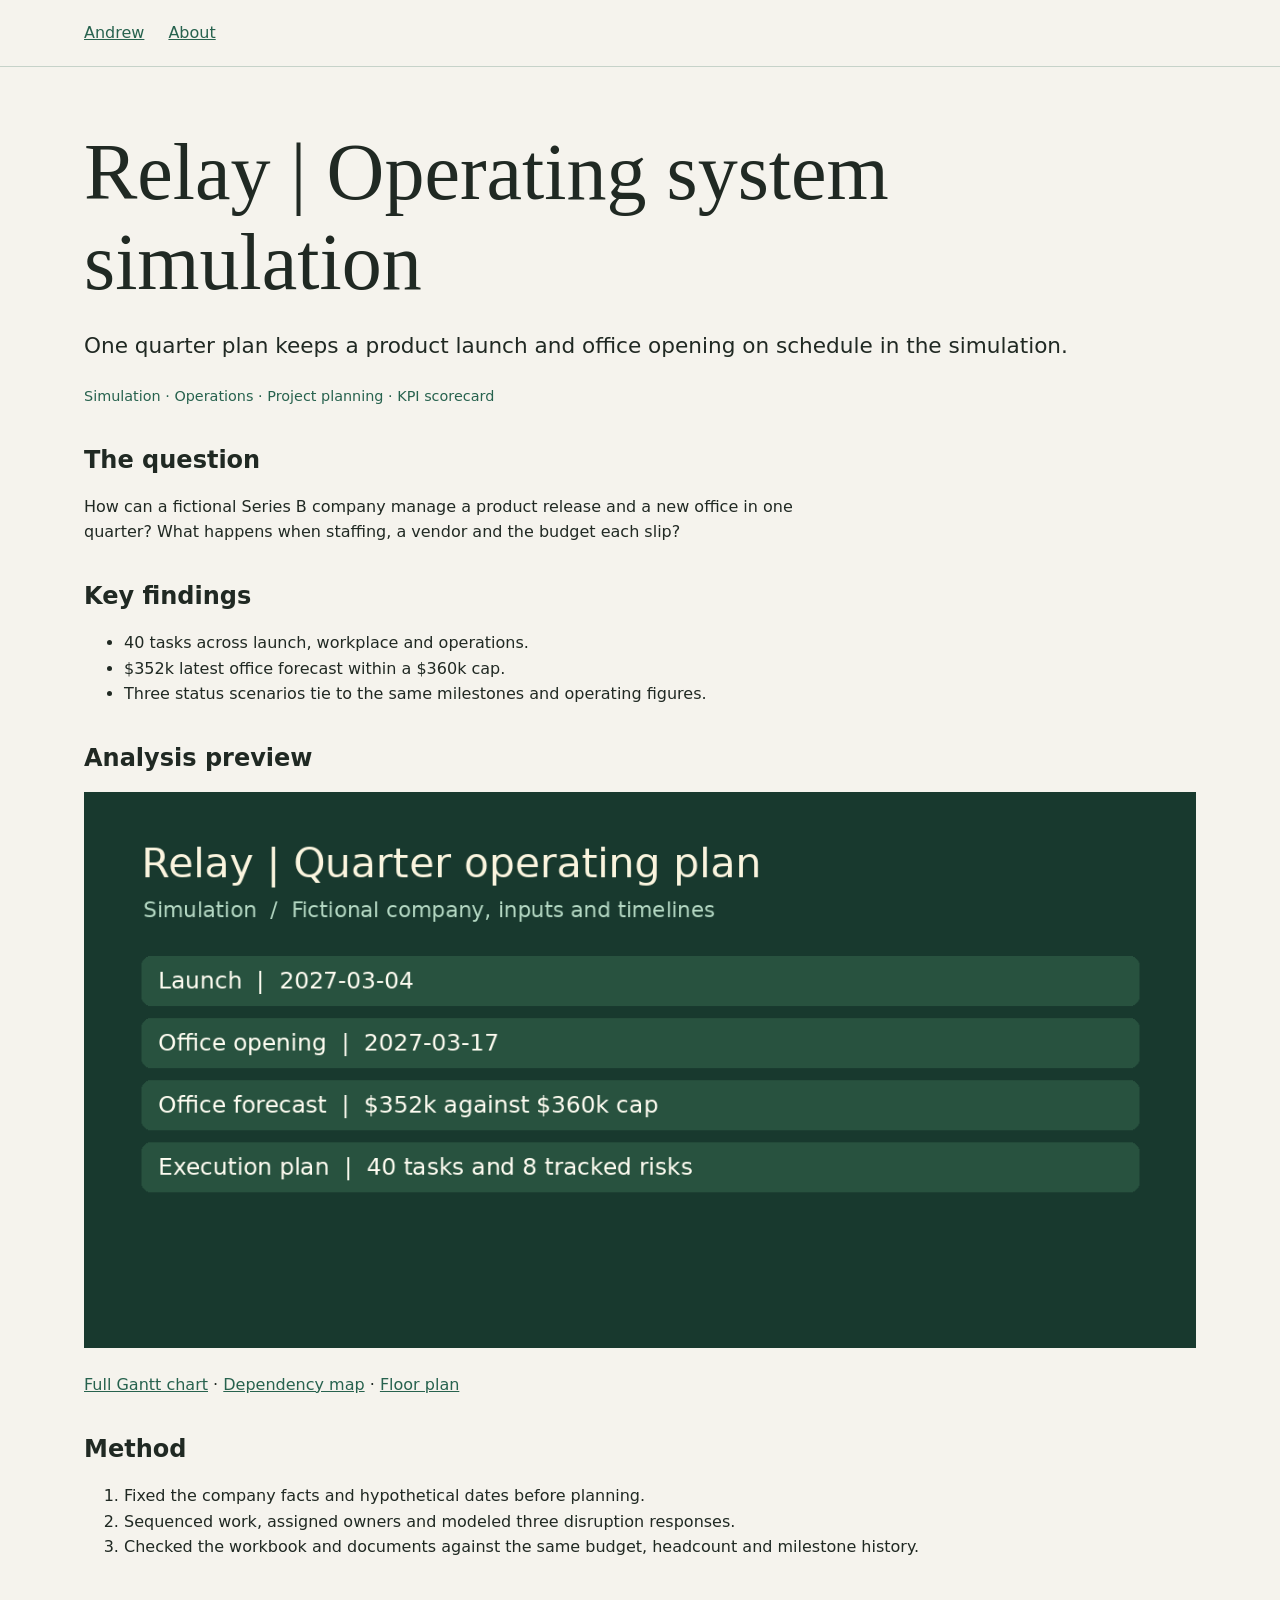
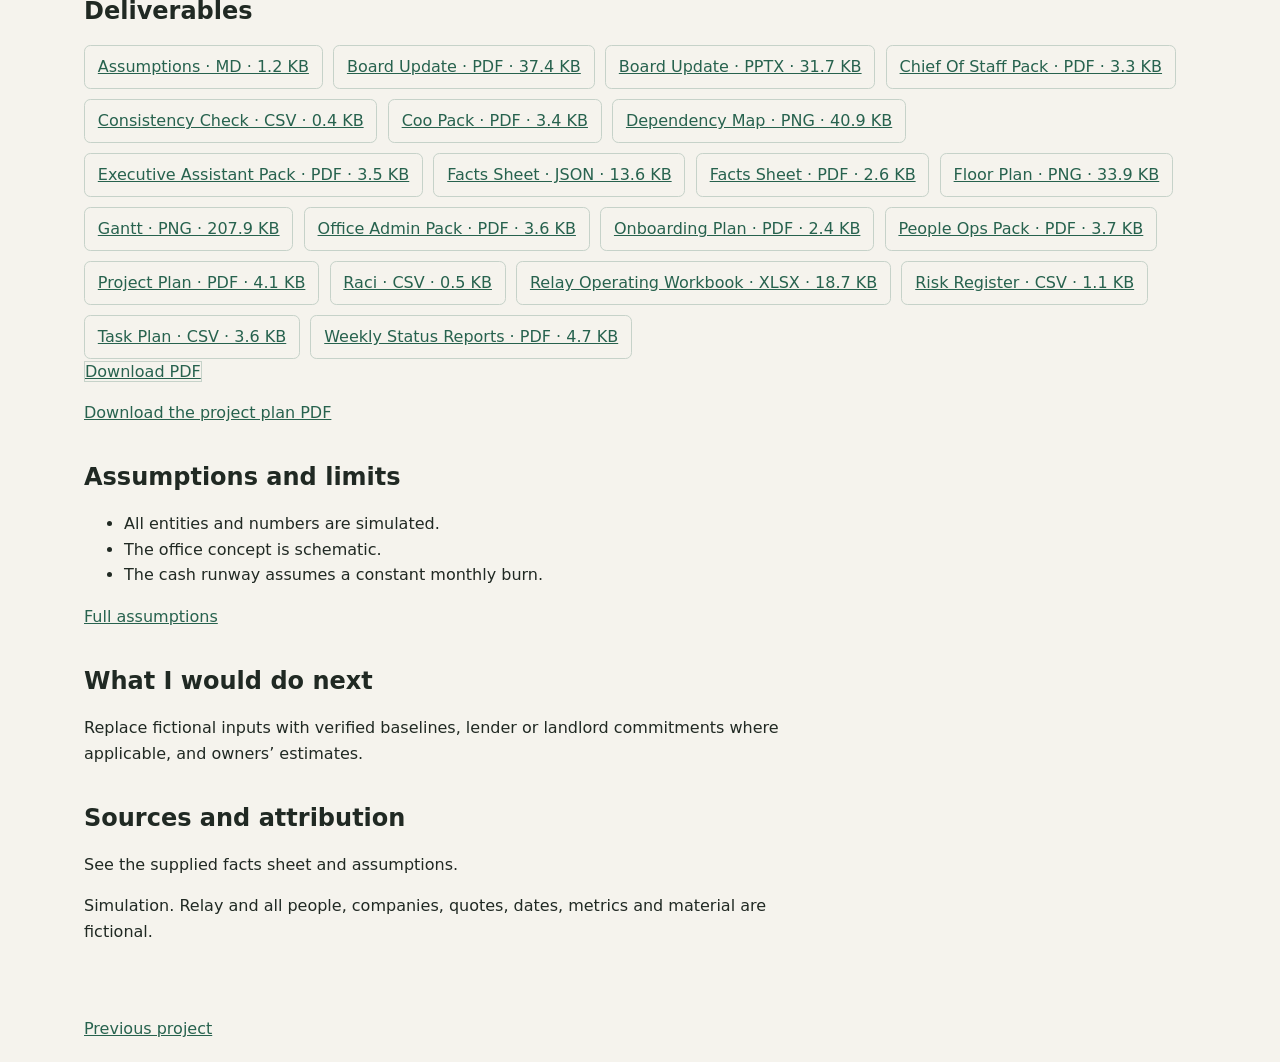
<file: projects/05-operating-system-simulation/index.html>
<!doctype html>
<html lang="en"><head><meta charset="utf-8"><meta name="viewport" content="width=device-width,initial-scale=1"><title>Relay | Operating system simulation | Andrew</title><meta name="description" content="One quarter plan keeps a product launch and office opening on schedule in the simulation."><meta property="og:title" content="Relay | Operating system simulation | Andrew"><meta property="og:description" content="One quarter plan keeps a product launch and office opening on schedule in the simulation."><meta property="og:type" content="website"><meta property="og:image" content="../../assets/img/social-preview.png"><link rel="icon" href="../../assets/img/favicon.svg"><link rel="stylesheet" href="../../assets/css/style.css"></head><body><header><nav aria-label="Primary"><a href="../../index.html">Andrew</a><a href="../../about.html">About</a></nav></header><main><h1>Relay | Operating system simulation</h1><p class="lead">One quarter plan keeps a product launch and office opening on schedule in the simulation.</p><p class="tags">Simulation · Operations · Project planning · KPI scorecard</p>
<section><h2>The question</h2><p>How can a fictional Series B company manage a product release and a new office in one quarter? What happens when staffing, a vendor and the budget each slip?</p></section>
<section><h2>Key findings</h2><ul><li>40 tasks across launch, workplace and operations.</li><li>$352k latest office forecast within a $360k cap.</li><li>Three status scenarios tie to the same milestones and operating figures.</li></ul></section>
<section><h2>Analysis preview</h2><img src="screenshots/overview.png" alt="Relay | Operating system simulation overview"><p><a href="screenshots/gantt.png">Full Gantt chart</a> · <a href="screenshots/dependency-map.png">Dependency map</a> · <a href="screenshots/floor-plan.png">Floor plan</a></p></section>
<section><h2>Method</h2><ol><li>Fixed the company facts and hypothetical dates before planning.</li><li>Sequenced work, assigned owners and modeled three disruption responses.</li><li>Checked the workbook and documents against the same budget, headcount and milestone history.</li></ol></section>
<section><h2>Deliverables</h2><div class="downloads"><a href="files/assumptions.md" download="">Assumptions · MD · 1.2 KB</a><a href="files/board-update.pdf" download="">Board Update · PDF · 37.4 KB</a><a href="files/board-update.pptx" download="">Board Update · PPTX · 31.7 KB</a><a href="files/chief-of-staff-pack.pdf" download="">Chief Of Staff Pack · PDF · 3.3 KB</a><a href="files/consistency-check.csv" download="">Consistency Check · CSV · 0.4 KB</a><a href="files/coo-pack.pdf" download="">Coo Pack · PDF · 3.4 KB</a><a href="files/dependency-map.png" download="">Dependency Map · PNG · 40.9 KB</a><a href="files/executive-assistant-pack.pdf" download="">Executive Assistant Pack · PDF · 3.5 KB</a><a href="files/facts-sheet.json" download="">Facts Sheet · JSON · 13.6 KB</a><a href="files/facts-sheet.pdf" download="">Facts Sheet · PDF · 2.6 KB</a><a href="files/floor-plan.png" download="">Floor Plan · PNG · 33.9 KB</a><a href="files/gantt.png" download="">Gantt · PNG · 207.9 KB</a><a href="files/office-admin-pack.pdf" download="">Office Admin Pack · PDF · 3.6 KB</a><a href="files/onboarding-plan.pdf" download="">Onboarding Plan · PDF · 2.4 KB</a><a href="files/people-ops-pack.pdf" download="">People Ops Pack · PDF · 3.7 KB</a><a href="files/project-plan.pdf" download="">Project Plan · PDF · 4.1 KB</a><a href="files/raci.csv" download="">Raci · CSV · 0.5 KB</a><a href="files/relay-operating-workbook.xlsx" download="">Relay Operating Workbook · XLSX · 18.7 KB</a><a href="files/risk-register.csv" download="">Risk Register · CSV · 1.1 KB</a><a href="files/task-plan.csv" download="">Task Plan · CSV · 3.6 KB</a><a href="files/weekly-status-reports.pdf" download="">Weekly Status Reports · PDF · 4.7 KB</a></div><object data="files/project-plan.pdf" type="application/pdf" aria-label="PDF preview"><a href="files/project-plan.pdf">Download PDF</a></object><p><a href="files/project-plan.pdf" download>Download the project plan PDF</a></p></section>
<section><h2>Assumptions and limits</h2><ul><li>All entities and numbers are simulated.</li><li>The office concept is schematic.</li><li>The cash runway assumes a constant monthly burn.</li></ul> <a href="files/assumptions.md">Full assumptions</a></section>
<section><h2>What I would do next</h2><p>Replace fictional inputs with verified baselines, lender or landlord commitments where applicable, and owners’ estimates.</p></section>
<section><h2>Sources and attribution</h2><p>See the supplied facts sheet and assumptions.</p><p>Simulation. Relay and all people, companies, quotes, dates, metrics and material are fictional.</p></section>
</main><footer><a href="../04-product-teardown-prd/index.html">Previous project</a></footer></body></html>
</file>
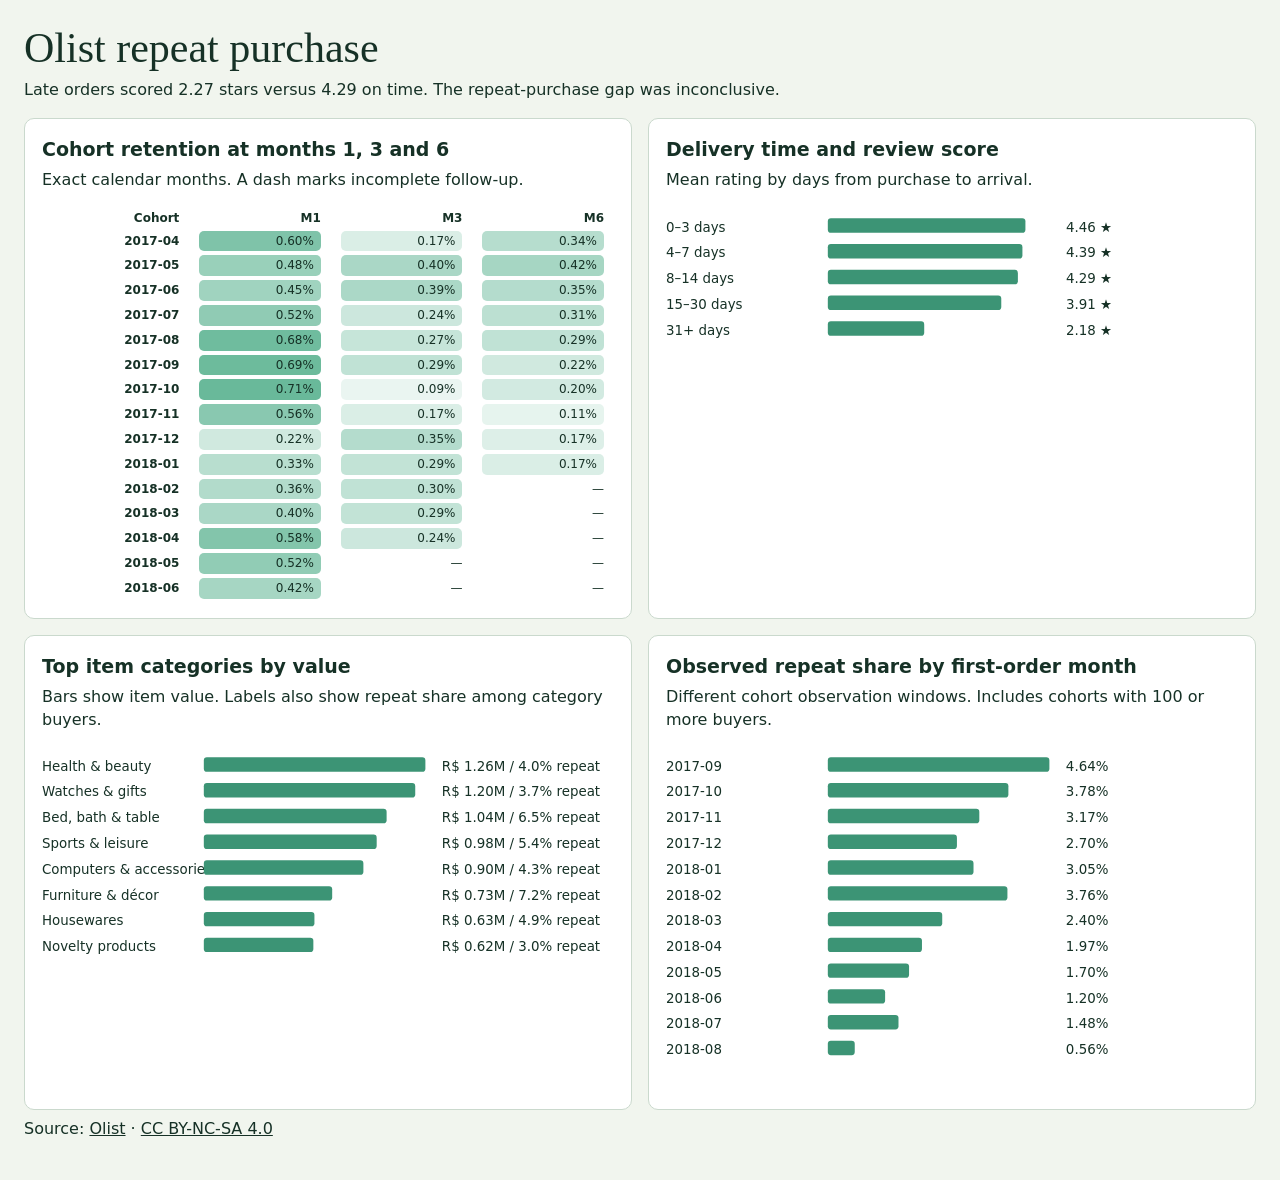
<file: projects/01-ecommerce-repeat-purchase/dashboard/index.html>
<!doctype html><html lang="en"><head><meta charset="utf-8"><meta name="viewport" content="width=device-width,initial-scale=1">
<title>Olist | Repeat-purchase dashboard</title><meta name="description" content="Repeat purchase, cohorts and delivery for the Olist data."><meta property="og:title" content="Olist repeat-purchase dashboard"><meta property="og:description" content="Four views on historical purchase and delivery."><meta property="og:type" content="website"><link rel="icon" href="data:image/svg+xml,%3Csvg xmlns='http://www.w3.org/2000/svg' viewBox='0 0 32 32'%3E%3Crect width='32' height='32' rx='6' fill='%232c775e'/%3E%3C/svg%3E">
<style>:root{color-scheme:light dark}body{font:16px/1.4 system-ui;max-width:1350px;margin:auto;padding:24px;background:#f1f5ee;color:#163126}h1{margin:0;font:42px Georgia}h2{font-size:19px;margin:0}p{margin:.45em 0 1em}.grid{display:grid;grid-template-columns:repeat(auto-fit,minmax(min(100%,460px),1fr));gap:16px}section{background:#fff;border:1px solid #cad9cd;padding:17px;border-radius:10px}table{width:100%;border-collapse:collapse;text-align:right;font-size:12px}th,td{padding:2px 10px}td span{display:block;border-radius:5px;padding:2px 7px}svg{display:block;width:100%}a{color:inherit}@media(prefers-color-scheme:dark){body{background:#182820;color:#fff}section{background:#22362c;border-color:#536c59}}</style></head><body>
<h1>Olist repeat purchase</h1><p>Late orders scored 2.27 stars versus 4.29 on time. The repeat-purchase gap was inconclusive.</p><div class="grid"><section><h2>Cohort retention at months 1, 3 and 6</h2><p>Exact calendar months. A dash marks incomplete follow-up.</p><table><thead><tr><th>Cohort</th><th>M1</th><th>M3</th><th>M6</th></tr></thead><tbody><tr><th>2017-04</th><td><span style="background:rgba(53,161,119,0.63)">0.60%</span></td><td><span style="background:rgba(53,161,119,0.18)">0.17%</span></td><td><span style="background:rgba(53,161,119,0.36)">0.34%</span></td></tr><tr><th>2017-05</th><td><span style="background:rgba(53,161,119,0.50)">0.48%</span></td><td><span style="background:rgba(53,161,119,0.42)">0.40%</span></td><td><span style="background:rgba(53,161,119,0.44)">0.42%</span></td></tr><tr><th>2017-06</th><td><span style="background:rgba(53,161,119,0.47)">0.45%</span></td><td><span style="background:rgba(53,161,119,0.41)">0.39%</span></td><td><span style="background:rgba(53,161,119,0.37)">0.35%</span></td></tr><tr><th>2017-07</th><td><span style="background:rgba(53,161,119,0.55)">0.52%</span></td><td><span style="background:rgba(53,161,119,0.25)">0.24%</span></td><td><span style="background:rgba(53,161,119,0.33)">0.31%</span></td></tr><tr><th>2017-08</th><td><span style="background:rgba(53,161,119,0.71)">0.68%</span></td><td><span style="background:rgba(53,161,119,0.28)">0.27%</span></td><td><span style="background:rgba(53,161,119,0.31)">0.29%</span></td></tr><tr><th>2017-09</th><td><span style="background:rgba(53,161,119,0.72)">0.69%</span></td><td><span style="background:rgba(53,161,119,0.31)">0.29%</span></td><td><span style="background:rgba(53,161,119,0.23)">0.22%</span></td></tr><tr><th>2017-10</th><td><span style="background:rgba(53,161,119,0.74)">0.71%</span></td><td><span style="background:rgba(53,161,119,0.10)">0.09%</span></td><td><span style="background:rgba(53,161,119,0.22)">0.20%</span></td></tr><tr><th>2017-11</th><td><span style="background:rgba(53,161,119,0.58)">0.56%</span></td><td><span style="background:rgba(53,161,119,0.18)">0.17%</span></td><td><span style="background:rgba(53,161,119,0.12)">0.11%</span></td></tr><tr><th>2017-12</th><td><span style="background:rgba(53,161,119,0.23)">0.22%</span></td><td><span style="background:rgba(53,161,119,0.37)">0.35%</span></td><td><span style="background:rgba(53,161,119,0.17)">0.17%</span></td></tr><tr><th>2018-01</th><td><span style="background:rgba(53,161,119,0.35)">0.33%</span></td><td><span style="background:rgba(53,161,119,0.30)">0.29%</span></td><td><span style="background:rgba(53,161,119,0.18)">0.17%</span></td></tr><tr><th>2018-02</th><td><span style="background:rgba(53,161,119,0.38)">0.36%</span></td><td><span style="background:rgba(53,161,119,0.31)">0.30%</span></td><td>—</td></tr><tr><th>2018-03</th><td><span style="background:rgba(53,161,119,0.42)">0.40%</span></td><td><span style="background:rgba(53,161,119,0.30)">0.29%</span></td><td>—</td></tr><tr><th>2018-04</th><td><span style="background:rgba(53,161,119,0.61)">0.58%</span></td><td><span style="background:rgba(53,161,119,0.25)">0.24%</span></td><td>—</td></tr><tr><th>2018-05</th><td><span style="background:rgba(53,161,119,0.54)">0.52%</span></td><td>—</td><td>—</td></tr><tr><th>2018-06</th><td><span style="background:rgba(53,161,119,0.44)">0.42%</span></td><td>—</td><td>—</td></tr></tbody></table></section><section><h2>Delivery time and review score</h2><p>Mean rating by days from purchase to arrival.</p><svg viewBox="0 0 555 160" role="img" aria-label="Delivery time and mean stars" font-size="13"><text x="0" y="23" fill="currentColor">0–3 days</text><rect x="157" y="10" width="191.74" height="14" rx="3" fill="#3c9475"/><text x="388" y="23" fill="currentColor">4.46 ★</text><text x="0" y="48" fill="currentColor">4–7 days</text><rect x="157" y="35" width="188.83" height="14" rx="3" fill="#3c9475"/><text x="388" y="48" fill="currentColor">4.39 ★</text><text x="0" y="73" fill="currentColor">8–14 days</text><rect x="157" y="60" width="184.43" height="14" rx="3" fill="#3c9475"/><text x="388" y="73" fill="currentColor">4.29 ★</text><text x="0" y="98" fill="currentColor">15–30 days</text><rect x="157" y="85" width="168.31" height="14" rx="3" fill="#3c9475"/><text x="388" y="98" fill="currentColor">3.91 ★</text><text x="0" y="123" fill="currentColor">31+ days</text><rect x="157" y="110" width="93.54" height="14" rx="3" fill="#3c9475"/><text x="388" y="123" fill="currentColor">2.18 ★</text></svg></section><section><h2>Top item categories by value</h2><p>Bars show item value. Labels also show repeat share among category buyers.</p><svg viewBox="0 0 555 235" role="img" aria-label="Category item value and repeat share" font-size="13"><text x="0" y="23" fill="currentColor">Health &amp; beauty</text><rect x="157" y="10" width="215.00" height="14" rx="3" fill="#3c9475"/><text x="388" y="23" fill="currentColor">R$ 1.26M / 4.0% repeat</text><text x="0" y="48" fill="currentColor">Watches &amp; gifts</text><rect x="157" y="35" width="205.15" height="14" rx="3" fill="#3c9475"/><text x="388" y="48" fill="currentColor">R$ 1.20M / 3.7% repeat</text><text x="0" y="73" fill="currentColor">Bed, bath &amp; table</text><rect x="157" y="60" width="177.38" height="14" rx="3" fill="#3c9475"/><text x="388" y="73" fill="currentColor">R$ 1.04M / 6.5% repeat</text><text x="0" y="98" fill="currentColor">Sports &amp; leisure</text><rect x="157" y="85" width="167.75" height="14" rx="3" fill="#3c9475"/><text x="388" y="98" fill="currentColor">R$ 0.98M / 5.4% repeat</text><text x="0" y="123" fill="currentColor">Computers &amp; accessories</text><rect x="157" y="110" width="154.84" height="14" rx="3" fill="#3c9475"/><text x="388" y="123" fill="currentColor">R$ 0.90M / 4.3% repeat</text><text x="0" y="148" fill="currentColor">Furniture &amp; décor</text><rect x="157" y="135" width="124.56" height="14" rx="3" fill="#3c9475"/><text x="388" y="148" fill="currentColor">R$ 0.73M / 7.2% repeat</text><text x="0" y="173" fill="currentColor">Housewares</text><rect x="157" y="160" width="107.33" height="14" rx="3" fill="#3c9475"/><text x="388" y="173" fill="currentColor">R$ 0.63M / 4.9% repeat</text><text x="0" y="198" fill="currentColor">Novelty products</text><rect x="157" y="185" width="106.29" height="14" rx="3" fill="#3c9475"/><text x="388" y="198" fill="currentColor">R$ 0.62M / 3.0% repeat</text></svg></section><section><h2>Observed repeat share by first-order month</h2><p>Different cohort observation windows. Includes cohorts with 100 or more buyers.</p><svg viewBox="0 0 555 335" role="img" aria-label="Repeat rate by first-order month" font-size="13"><text x="0" y="23" fill="currentColor">2017-09</text><rect x="157" y="10" width="215.00" height="14" rx="3" fill="#3c9475"/><text x="388" y="23" fill="currentColor">4.64%</text><text x="0" y="48" fill="currentColor">2017-10</text><rect x="157" y="35" width="175.21" height="14" rx="3" fill="#3c9475"/><text x="388" y="48" fill="currentColor">3.78%</text><text x="0" y="73" fill="currentColor">2017-11</text><rect x="157" y="60" width="147.00" height="14" rx="3" fill="#3c9475"/><text x="388" y="73" fill="currentColor">3.17%</text><text x="0" y="98" fill="currentColor">2017-12</text><rect x="157" y="85" width="125.29" height="14" rx="3" fill="#3c9475"/><text x="388" y="98" fill="currentColor">2.70%</text><text x="0" y="123" fill="currentColor">2018-01</text><rect x="157" y="110" width="141.38" height="14" rx="3" fill="#3c9475"/><text x="388" y="123" fill="currentColor">3.05%</text><text x="0" y="148" fill="currentColor">2018-02</text><rect x="157" y="135" width="174.28" height="14" rx="3" fill="#3c9475"/><text x="388" y="148" fill="currentColor">3.76%</text><text x="0" y="173" fill="currentColor">2018-03</text><rect x="157" y="160" width="111.02" height="14" rx="3" fill="#3c9475"/><text x="388" y="173" fill="currentColor">2.40%</text><text x="0" y="198" fill="currentColor">2018-04</text><rect x="157" y="185" width="91.36" height="14" rx="3" fill="#3c9475"/><text x="388" y="198" fill="currentColor">1.97%</text><text x="0" y="223" fill="currentColor">2018-05</text><rect x="157" y="210" width="78.83" height="14" rx="3" fill="#3c9475"/><text x="388" y="223" fill="currentColor">1.70%</text><text x="0" y="248" fill="currentColor">2018-06</text><rect x="157" y="235" width="55.60" height="14" rx="3" fill="#3c9475"/><text x="388" y="248" fill="currentColor">1.20%</text><text x="0" y="273" fill="currentColor">2018-07</text><rect x="157" y="260" width="68.58" height="14" rx="3" fill="#3c9475"/><text x="388" y="273" fill="currentColor">1.48%</text><text x="0" y="298" fill="currentColor">2018-08</text><rect x="157" y="285" width="26.13" height="14" rx="3" fill="#3c9475"/><text x="388" y="298" fill="currentColor">0.56%</text></svg></section></div><p>Source: <a target="_blank" rel="noopener" href="https://www.kaggle.com/datasets/olistbr/brazilian-ecommerce">Olist</a> · <a target="_blank" rel="noopener" href="https://creativecommons.org/licenses/by-nc-sa/4.0/">CC BY-NC-SA 4.0</a></p></body></html>
</file>
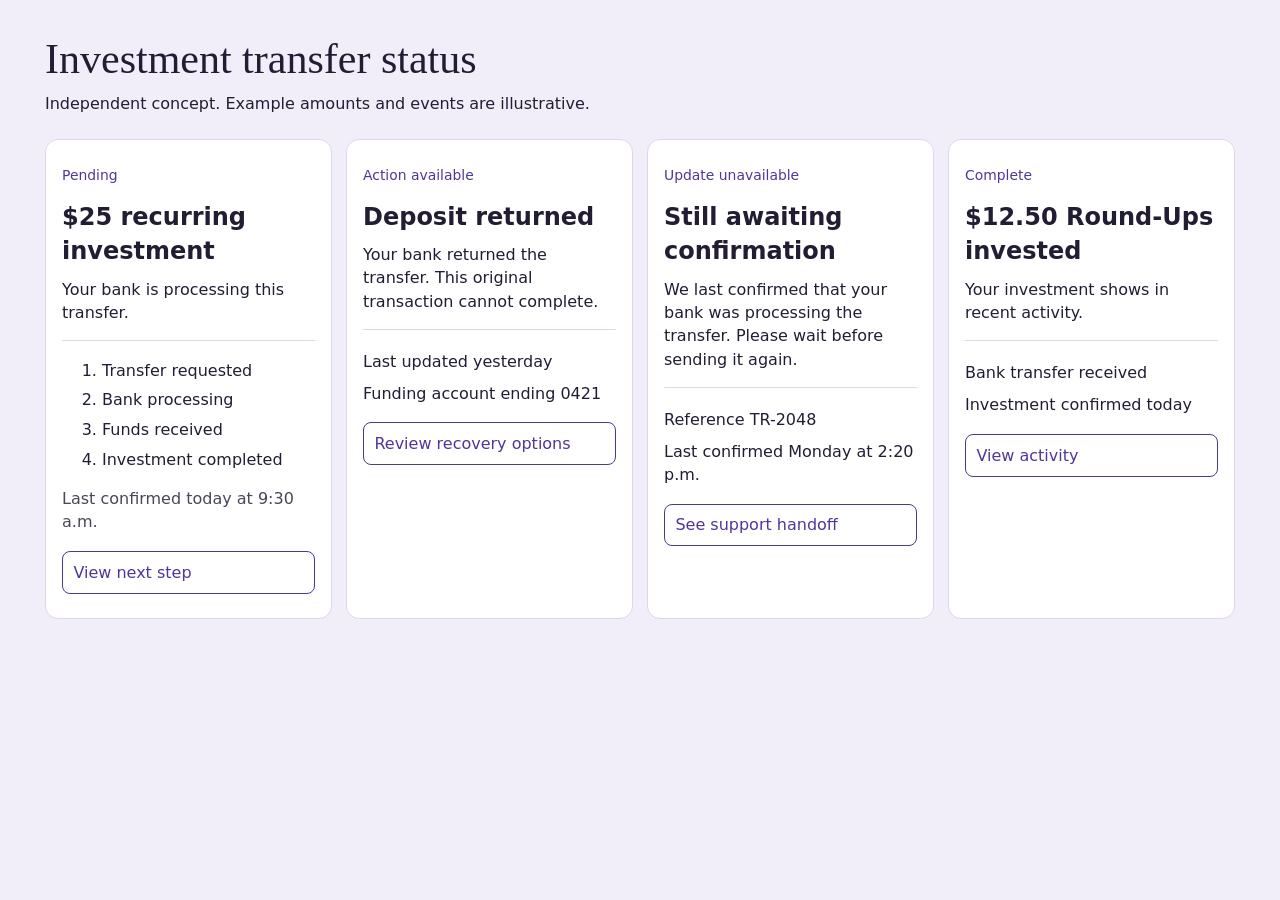
<file: projects/04-product-teardown-prd/dashboard/index.html>
<!doctype html><html lang="en"><head><meta charset="utf-8"><meta name="viewport" content="width=device-width,initial-scale=1"><title>Transfer status concept</title><meta name="description" content="An independent concept for transfer status and recovery."><meta property="og:title" content="Transfer status concept"><meta property="og:description" content="Four illustrative states for an investment transfer."><meta property="og:type" content="website"><link rel="icon" href="data:image/svg+xml,%3Csvg xmlns='http://www.w3.org/2000/svg' viewBox='0 0 24 24'%3E%3Ccircle fill='%235337a6' cx='12' cy='12' r='10'/%3E%3C/svg%3E"><style>
:root{color-scheme:light dark;--bg:#f1edf9;--ink:#231d34;--panel:#fff;--line:#ded5f0;--accent:#523599}@media(prefers-color-scheme:dark){:root{--bg:#211b32;--ink:#f5efff;--panel:#2f2645;--line:#5b4f73;--accent:#dfc7ff}}*{box-sizing:border-box}body{font:16px/1.45 system-ui;background:var(--bg);color:var(--ink);padding:30px;margin:auto;max-width:1250px}h1{font:42px Georgia;margin:.3rem 0}h2{margin:.25em 0}p{margin:.55rem 0}.screens{display:grid;grid-template-columns:repeat(auto-fit,minmax(min(100%,260px),1fr));gap:14px;margin-top:24px}.screen{border:1px solid var(--line);padding:16px;background:var(--panel);border-radius:13px;min-height:400px}button{display:block;width:100%;margin-top:1.1rem;text-align:left;padding:.55rem .65rem;border:1px solid var(--accent);border-radius:8px;background:transparent;color:var(--accent);font:inherit;cursor:pointer}button:focus-visible{outline:3px solid var(--accent)}.muted{opacity:.82}.pill{display:inline-block;color:var(--accent);font-size:.87rem}.ledger{border-top:1px solid var(--line);margin-top:1rem;padding-top:.7rem}.ledger li{margin:.4rem 0}.demo{font-size:.85rem}
</style></head><body><h1>Investment transfer status</h1><p>Independent concept. Example amounts and events are illustrative.</p>
<div class="screens">
<section class="screen"><p class="pill">Pending</p><h2>$25 recurring investment</h2><p>Your bank is processing this transfer.</p><ol class="ledger"><li>Transfer requested</li><li aria-current="step">Bank processing</li><li>Funds received</li><li>Investment completed</li></ol><p class="muted">Last confirmed today at 9:30 a.m.</p><button type="button" data-action="The transfer is processing. No action is needed.">View next step</button><p role="status"></p></section>
<section class="screen"><p class="pill">Action available</p><h2>Deposit returned</h2><p>Your bank returned the transfer. This original transaction cannot complete.</p><div class="ledger"><p>Last updated yesterday</p><p>Funding account ending 0421</p></div><button type="button" data-action="Review your funding source and confirm before starting a new transfer.">Review recovery options</button><p role="status"></p></section>
<section class="screen"><p class="pill">Update unavailable</p><h2>Still awaiting confirmation</h2><p>We last confirmed that your bank was processing the transfer. Please wait before sending it again.</p><div class="ledger"><p>Reference TR-2048</p><p>Last confirmed Monday at 2:20 p.m.</p></div><button type="button" data-action="The support handoff would include transfer reference TR-2048 and the last verified status.">See support handoff</button><p role="status"></p></section>
<section class="screen"><p class="pill">Complete</p><h2>$12.50 Round-Ups invested</h2><p>Your investment shows in recent activity.</p><div class="ledger"><p>Bank transfer received</p><p>Investment confirmed today</p></div><button type="button" data-action="Recent activity would open at the matching investment record.">View activity</button><p role="status"></p></section>
</div><script>document.querySelectorAll("button[data-action]").forEach(button=>button.addEventListener("click",()=>{button.nextElementSibling.textContent=button.dataset.action}));</script></body></html>
</file>
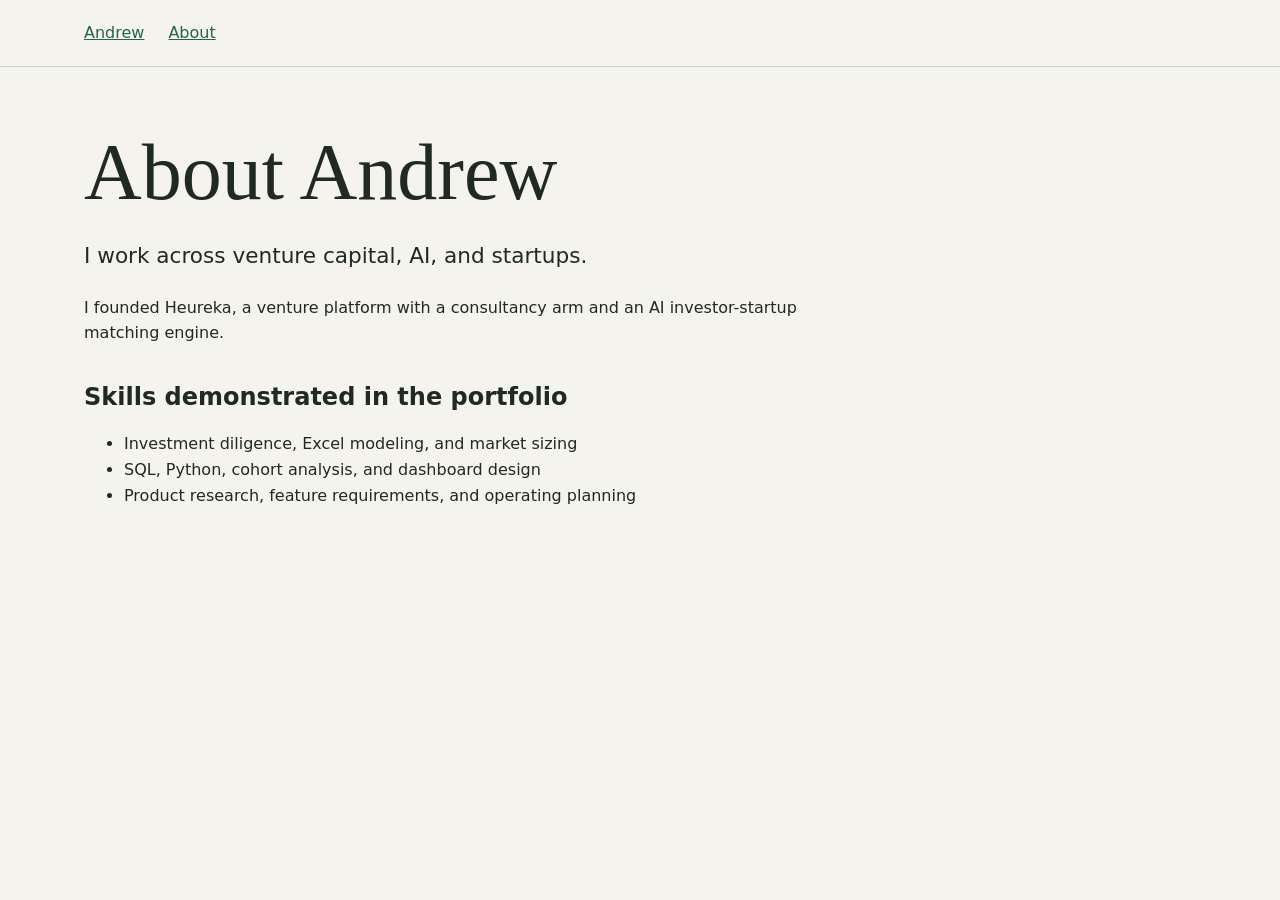
<file: about.html>
<!doctype html><html lang="en"><head><meta charset="utf-8"><meta name="viewport" content="width=device-width,initial-scale=1"><title>About Andrew</title><meta name="description" content="Andrew works across venture capital, AI, and startups."><meta property="og:title" content="About Andrew"><meta property="og:description" content="Andrew works across venture capital, AI, and startups."><meta property="og:type" content="website"><meta property="og:image" content="./assets/img/social-preview.png"><link rel="icon" href="./assets/img/favicon.svg"><link rel="stylesheet" href="./assets/css/style.css"></head><body><header><nav aria-label="Primary"><a href="./index.html">Andrew</a><a href="./about.html">About</a></nav></header><main><h1>About Andrew</h1><p class="lead">I work across venture capital, AI, and startups.</p><p>I founded Heureka, a venture platform with a consultancy arm and an AI investor-startup matching engine.</p><h2>Skills demonstrated in the portfolio</h2><ul><li>Investment diligence, Excel modeling, and market sizing</li><li>SQL, Python, cohort analysis, and dashboard design</li><li>Product research, feature requirements, and operating planning</li></ul></main><footer></footer></body></html>
</file>
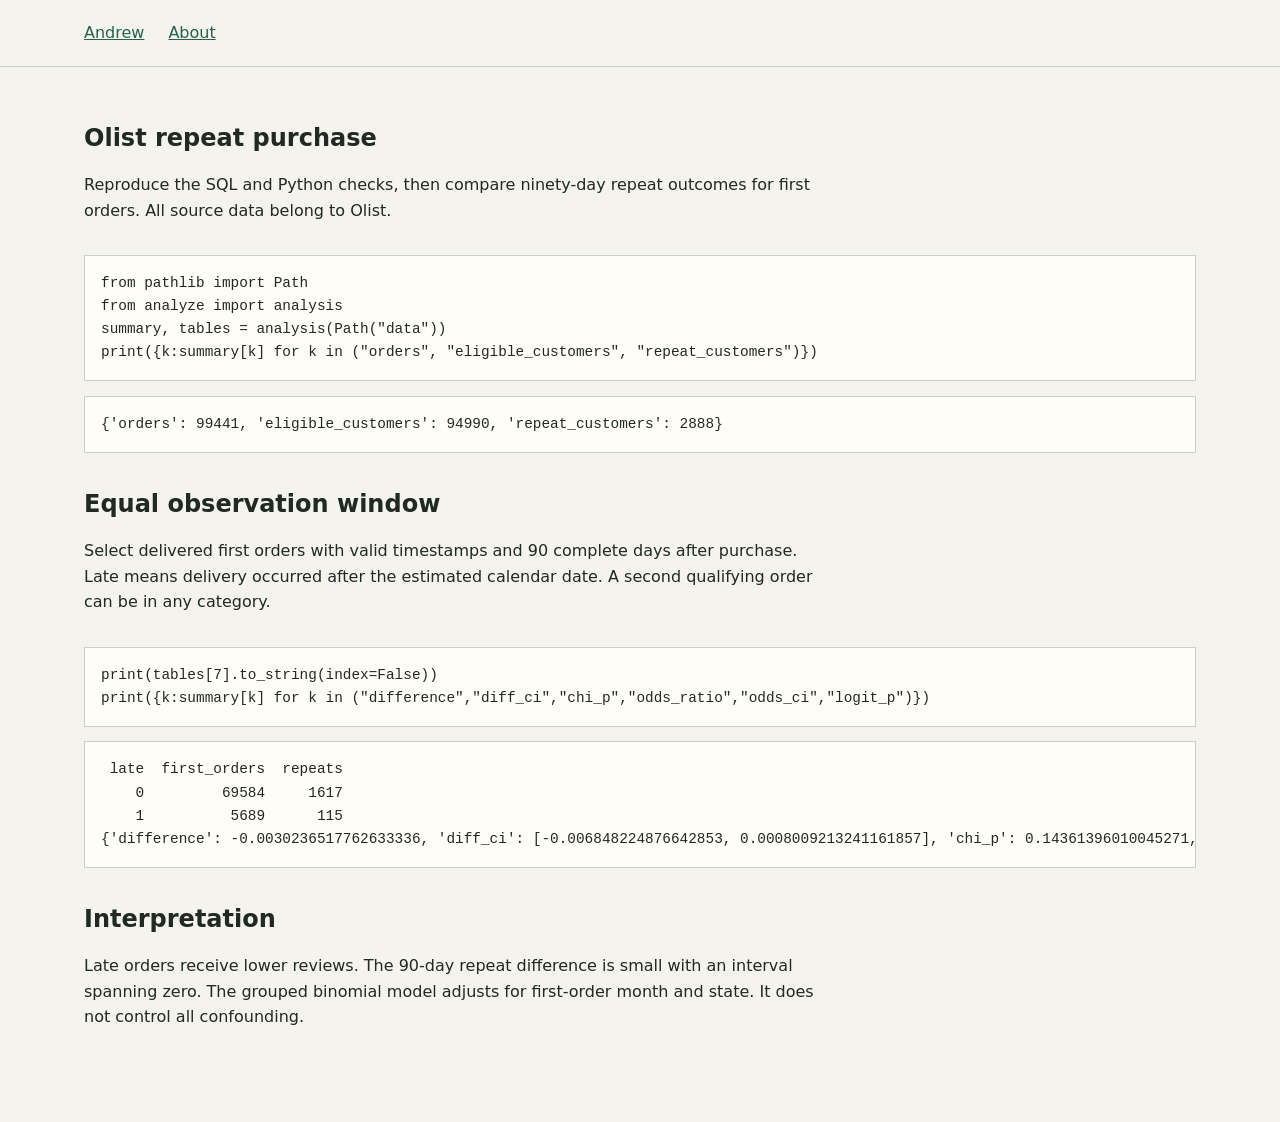
<file: projects/01-ecommerce-repeat-purchase/files/notebook.html>
<!doctype html><html lang="en"><head><meta charset="utf-8"><meta name="viewport" content="width=device-width,initial-scale=1"><title>Olist analysis notebook</title><meta name="description" content="SQL and Python results for repeat purchase."><meta property="og:title" content="Olist analysis notebook"><meta property="og:description" content="SQL and Python results for repeat purchase."><meta property="og:type" content="website"><meta property="og:image" content="../../../assets/img/social-preview.png"><link rel="icon" href="../../../assets/img/favicon.svg"><link rel="stylesheet" href="../../../assets/css/style.css"></head><body><header><nav aria-label="Primary"><a href="../../../index.html">Andrew</a><a href="../../../about.html">About</a></nav></header><main><section><h2>Olist repeat purchase</h2><p>Reproduce the SQL and Python checks, then compare ninety-day repeat outcomes for first orders. All source data belong to Olist.</p></section><pre>from pathlib import Path
from analyze import analysis
summary, tables = analysis(Path(&quot;data&quot;))
print({k:summary[k] for k in (&quot;orders&quot;, &quot;eligible_customers&quot;, &quot;repeat_customers&quot;)})</pre><pre aria-label="Output">{&#x27;orders&#x27;: 99441, &#x27;eligible_customers&#x27;: 94990, &#x27;repeat_customers&#x27;: 2888}</pre><section><h2>Equal observation window</h2><p>Select delivered first orders with valid timestamps and 90 complete days after purchase. Late means delivery occurred after the estimated calendar date. A second qualifying order can be in any category.</p></section><pre>print(tables[7].to_string(index=False))
print({k:summary[k] for k in (&quot;difference&quot;,&quot;diff_ci&quot;,&quot;chi_p&quot;,&quot;odds_ratio&quot;,&quot;odds_ci&quot;,&quot;logit_p&quot;)})</pre><pre aria-label="Output"> late  first_orders  repeats
    0         69584     1617
    1          5689      115
{&#x27;difference&#x27;: -0.0030236517762633336, &#x27;diff_ci&#x27;: [-0.006848224876642853, 0.0008009213241161857], &#x27;chi_p&#x27;: 0.14361396010045271, &#x27;odds_ratio&#x27;: 0.9000165977336453, &#x27;odds_ci&#x27;: [0.7392240640717663, 1.0957839653301735], &#x27;logit_p&#x27;: 0.29414411932219076}</pre><section><h2>Interpretation</h2><p>Late orders receive lower reviews. The 90-day repeat difference is small with an interval spanning zero. The grouped binomial model adjusts for first-order month and state. It does not control all confounding.</p></section></main><footer></footer></body></html>
</file>
<file: assets/css/style.css>
:root{color-scheme:light dark;--bg:#f5f3ed;--paper:#fffdf8;--ink:#202923;--accent:#27624e;--line:#c6d2c9}
@media(prefers-color-scheme:dark){:root{--bg:#171e1a;--paper:#222c26;--ink:#ecf2eb;--accent:#9bd6b8;--line:#46564b}}
*{box-sizing:border-box}body{margin:0;background:var(--bg);color:var(--ink);font:1rem/1.6 system-ui,sans-serif}main,header nav,footer{max-width:72rem;margin:auto;padding:1.25rem}header{border-bottom:1px solid var(--line)}nav,footer{display:flex;gap:1.5rem;flex-wrap:wrap}a{color:var(--accent)}h1,h2,h3{line-height:1.13}h1{font-family:Georgia,serif;font-size:clamp(2.6rem,8vw,5rem);font-weight:500;margin:.5em 0 .25em}h2{margin-top:1.6em}p{max-width:72ch}section{margin-bottom:2rem}.grid{display:grid;grid-template-columns:repeat(auto-fit,minmax(min(100%,20rem),1fr));gap:1rem}.card{padding:1.15rem;background:var(--paper);border:1px solid var(--line);border-radius:.6rem}.card img{display:block;width:100%;aspect-ratio:2;object-fit:cover}.lead{font-size:1.35rem}.tags{color:var(--accent);font-size:.9rem}.findings li{margin:.55rem 0}img{max-width:100%;height:auto}iframe,object{width:100%;min-height:34rem;border:1px solid var(--line)}.scroll{overflow:auto}table{border-collapse:collapse;width:100%;background:var(--paper)}td,th{text-align:left;padding:.5rem;border:1px solid var(--line)}.downloads{display:flex;flex-wrap:wrap;gap:.65rem}.downloads a{padding:.5rem .8rem;border:1px solid var(--line);border-radius:.4rem}
pre{padding:1rem;border:1px solid var(--line);background:var(--paper);overflow:auto;font-size:.9rem}nav a:focus-visible,footer a:focus-visible,main a:focus-visible{outline:3px solid var(--accent);outline-offset:3px}.card h2{margin:.65em 0 .25em;font-size:1.45rem}.card p{margin:.5rem 0}.main-visual{border-radius:.6rem}.model-tabs{display:grid;grid-template-columns:repeat(auto-fit,minmax(min(100%,21rem),1fr));gap:.8rem}.model-tabs img{border:1px solid var(--line)}
</file>
